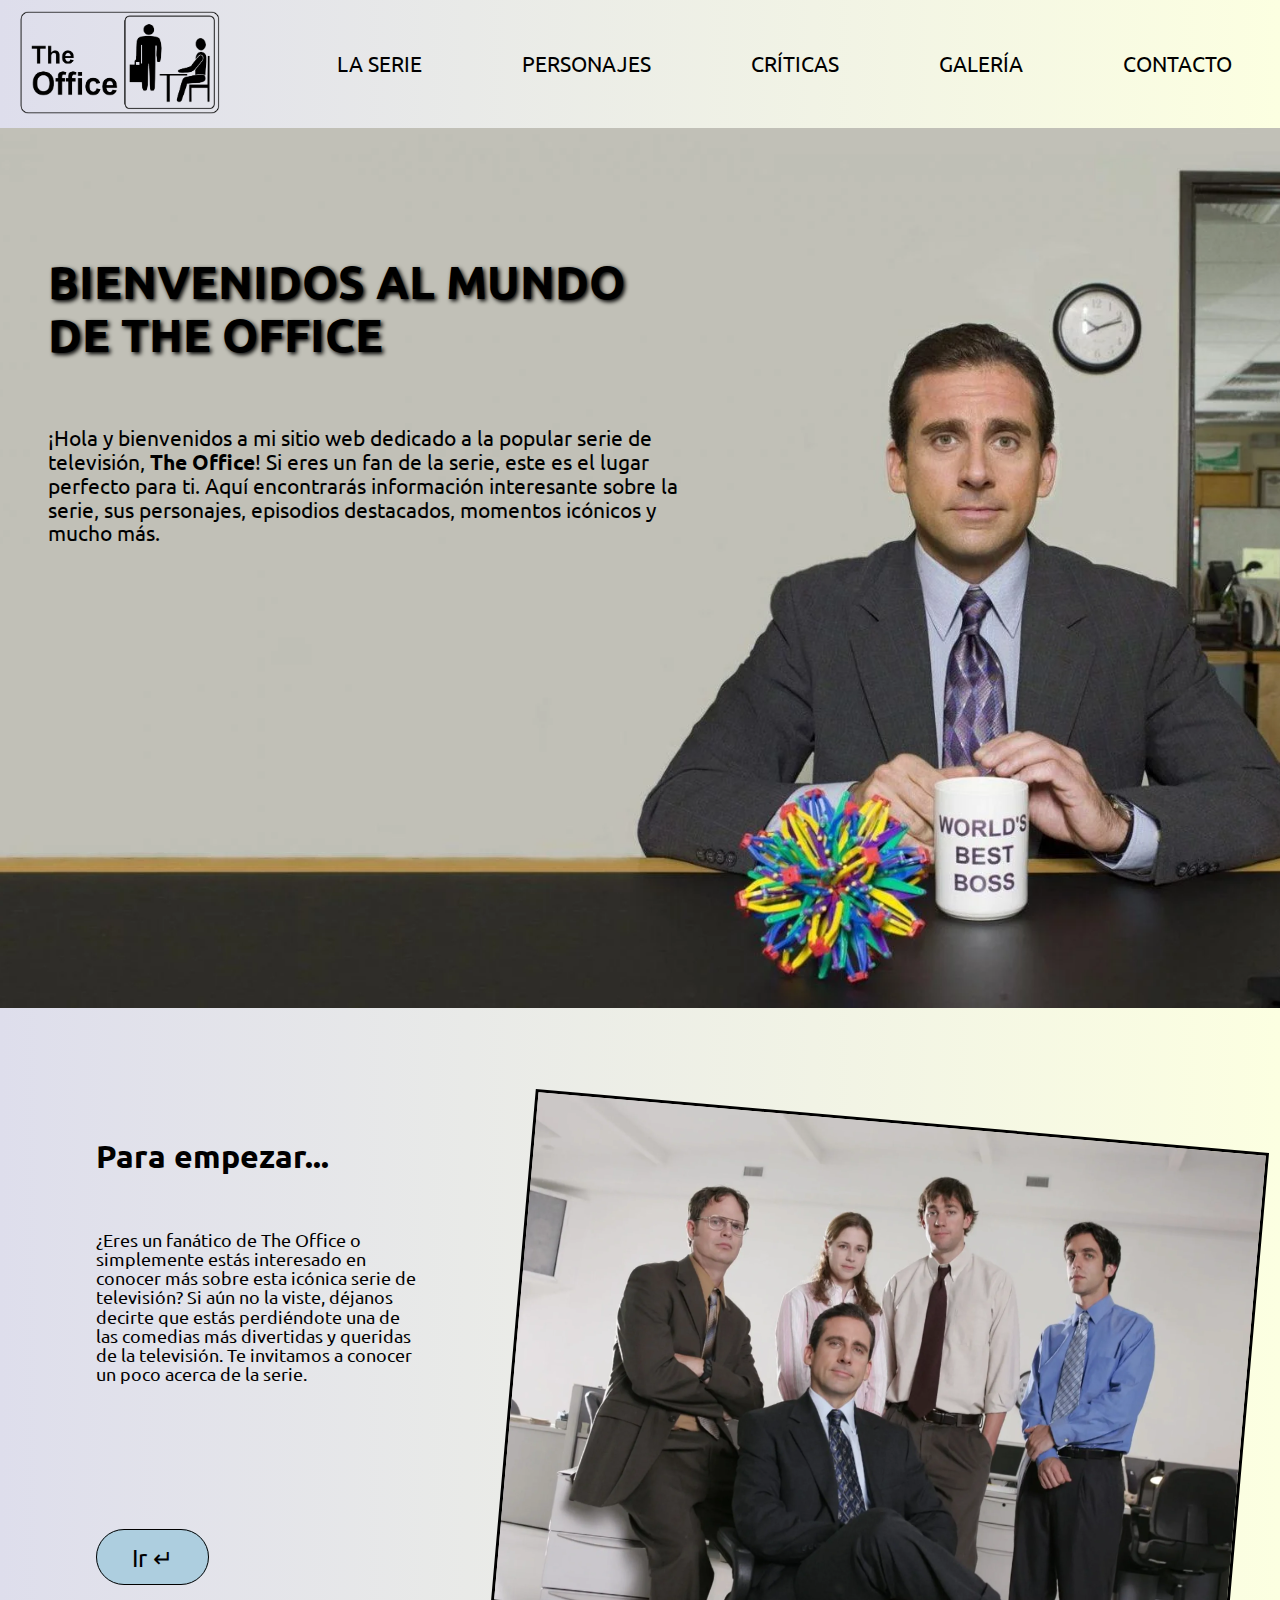
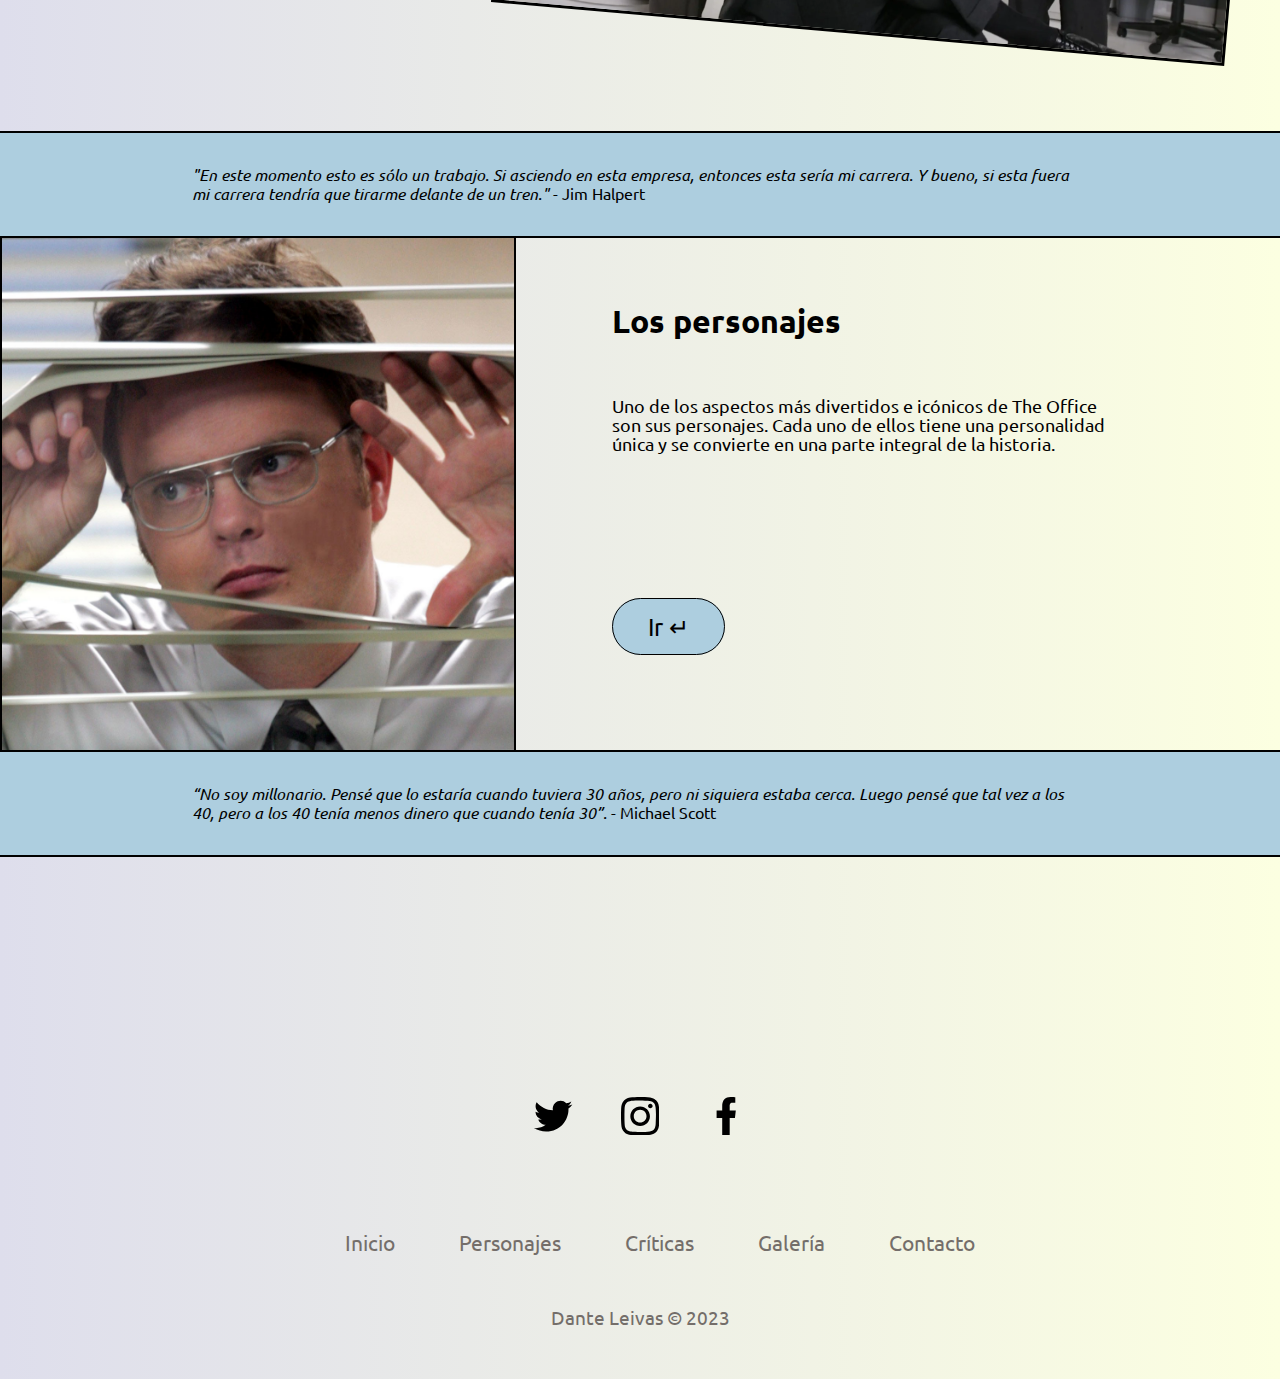
<file: index.html>
<!DOCTYPE html>
<html lang="en">
<head>
    <meta charset="UTF-8">
    <meta http-equiv="X-UA-Compatible" content="IE=edge">
    <meta name="viewport" content="width=device-width, initial-scale=1.0">
    <link rel="stylesheet" href="normalize.css">
    <link rel="stylesheet" href="style.css">
    <link rel="preconnect" href="https://fonts.googleapis.com">
    <link rel="preconnect" href="https://fonts.gstatic.com" crossorigin>
    <link href="https://fonts.googleapis.com/css2?family=Ubuntu:ital,wght@0,400;0,700;1,400;1,700&display=swap" rel="stylesheet">

    <link rel="stylesheet" href="lightbox.css">


    <link rel="preconnect" href="https://fonts.googleapis.com">
    <link rel="preconnect" href="https://fonts.gstatic.com" crossorigin>
    <link href="https://fonts.googleapis.com/css2?family=Bebas+Neue&display=swap" rel="stylesheet">


    <title>The Office</title>
</head>
<body>
    <header class="header-contenedor">

                <input type="checkbox" id="check">
                <label for="check" class="checkbtn">
                    
                    <svg xmlns="http://www.w3.org/2000/svg" height="1em" viewBox="0 0 448 512"><!--! Font Awesome Free 6.4.0 by @fontawesome - https://fontawesome.com License - https://fontawesome.com/license (Commercial License) Copyright 2023 Fonticons, Inc. --><path d="M0 96C0 78.3 14.3 64 32 64H416c17.7 0 32 14.3 32 32s-14.3 32-32 32H32C14.3 128 0 113.7 0 96zM0 256c0-17.7 14.3-32 32-32H416c17.7 0 32 14.3 32 32s-14.3 32-32 32H32c-17.7 0-32-14.3-32-32zM448 416c0 17.7-14.3 32-32 32H32c-17.7 0-32-14.3-32-32s14.3-32 32-32H416c17.7 0 32 14.3 32 32z"/></svg>
                </label>
                
        <a class= "nav-logo" href="index.html">
        <img href = "index.html" src="./img/home-logo.png" alt="inicio">
        </a>

        <nav>
            <ul class="nav-links">

                <li><a href="#">La serie</a>
                    <ul class="dropdown">
                        <li><a href="datosTecnicos.html">Datos técnicos</a></li>
                        <li><a href="argumento.html">Argumento</a></li>



                    </ul>


                </li> 
                <li class="li-personajes"><a href="#">Personajes</a>
                    <ul class="dropdown">
                        <li><a href="personajesPrincipales.html">Principales</a></li>
                        <li><a href="personajesSecundarios.html">Secundarios</a></li>



                    </ul>
                </li> 
                <li><a href="criticas.html">Críticas</a></li>
                <li><a href="galeria.html">Galería</a></li>
                <li><a href="contacto.html">Contacto</a></li>

                
            </ul>

            


        </nav>


    </header>

    <main>
        <div class="primerDiv">
            <div class="primerDiv--texto">
                <h1>Bienvenidos al mundo de The Office</h1>

                <p>¡Hola y bienvenidos a mi sitio web dedicado a la popular serie de televisión, <span>The Office</span>! Si eres un fan de la serie, este es el lugar perfecto para ti. Aquí encontrarás información interesante sobre la serie, sus personajes, episodios destacados, momentos icónicos y mucho más.</p>
            </div>
        </div> 

        <p></p>

        <div class="segundoDiv--contenedor">
            <div class="segundoDiv--texto">
                <h2>Para empezar...</h2>

                <p>¿Eres un fanático de The Office o simplemente estás interesado en conocer más sobre esta icónica serie de televisión? Si aún no la viste, déjanos decirte que estás perdiéndote una de las comedias más divertidas y queridas de la televisión. Te invitamos a conocer un poco acerca de la serie.</p>
                
                <a href="argumento.html">Ir ↵</a>

            </div>

            <img src="./img/home-1.webp" alt="portada">


        </div>
        <div class="primerDivisor">
            <p> <span>"En este momento esto es sólo un trabajo. Si asciendo en esta empresa, entonces esta sería mi carrera. Y bueno, si esta fuera mi carrera tendría que tirarme delante de un tren."</span> - Jim Halpert</p>

           

                
        </div>

        <div class="tercerDiv--contenedor">

            <img src="./img/home-2-personajes.webp" alt="personajes">

            <div class="tercerDiv--texto">

           
                <h2>Los personajes</h2>
                <p>Uno de los aspectos más divertidos e icónicos de The Office son sus personajes. Cada uno de ellos tiene una personalidad única y se convierte en una parte integral de la historia. </p>

                <a href="personajesPrincipales.html">Ir ↵</a>
            </div>

            


        
        </div >

        <div class="segundoDivisor">
            <p><span>“No soy millonario. Pensé que lo estaría cuando tuviera 30 años, pero ni siquiera estaba cerca. Luego pensé que tal vez a los 40, pero a los 40 tenía menos dinero que cuando tenía 30”.</span> - Michael Scott</p>
        </div>



    </main>

    <footer class="footer--contenedor">
        <div class="svg--contenedor">
        <svg width="800px" height="800px" viewBox="0 -2 20 20" version="1.1" xmlns="http://www.w3.org/2000/svg" xmlns:xlink="http://www.w3.org/1999/xlink">
    
            <title>twitter [#154]</title>
            <desc>Created with Sketch.</desc>
            <defs>
        
        </defs>
            <g id="Page-1" stroke="none" stroke-width="1" fill="none" fill-rule="evenodd">
                <g id="Dribbble-Light-Preview" transform="translate(-60.000000, -7521.000000)" fill="#000000">
                    <g id="icons" transform="translate(56.000000, 160.000000)">
                        <path d="M10.29,7377 C17.837,7377 21.965,7370.84365 21.965,7365.50546 C21.965,7365.33021 21.965,7365.15595 21.953,7364.98267 C22.756,7364.41163 23.449,7363.70276 24,7362.8915 C23.252,7363.21837 22.457,7363.433 21.644,7363.52751 C22.5,7363.02244 23.141,7362.2289 23.448,7361.2926 C22.642,7361.76321 21.761,7362.095 20.842,7362.27321 C19.288,7360.64674 16.689,7360.56798 15.036,7362.09796 C13.971,7363.08447 13.518,7364.55538 13.849,7365.95835 C10.55,7365.79492 7.476,7364.261 5.392,7361.73762 C4.303,7363.58363 4.86,7365.94457 6.663,7367.12996 C6.01,7367.11125 5.371,7366.93797 4.8,7366.62489 L4.8,7366.67608 C4.801,7368.5989 6.178,7370.2549 8.092,7370.63591 C7.488,7370.79836 6.854,7370.82199 6.24,7370.70483 C6.777,7372.35099 8.318,7373.47829 10.073,7373.51078 C8.62,7374.63513 6.825,7375.24554 4.977,7375.24358 C4.651,7375.24259 4.325,7375.22388 4,7375.18549 C5.877,7376.37088 8.06,7377 10.29,7376.99705" id="twitter-[#154]">
        
        </path>
                    </g>
                </g>
            </g>
        </svg>

        <svg width="800px" height="800px" viewBox="0 0 20 20" version="1.1" xmlns="http://www.w3.org/2000/svg" xmlns:xlink="http://www.w3.org/1999/xlink">
    
            <title>instagram [#167]</title>
            <desc>Created with Sketch.</desc>
            <defs>
        
        </defs>
            <g id="Page-1" stroke="none" stroke-width="1" fill="none" fill-rule="evenodd">
                <g id="Dribbble-Light-Preview" transform="translate(-340.000000, -7439.000000)" fill="#000000">
                    <g id="icons" transform="translate(56.000000, 160.000000)">
                        <path d="M289.869652,7279.12273 C288.241769,7279.19618 286.830805,7279.5942 285.691486,7280.72871 C284.548187,7281.86918 284.155147,7283.28558 284.081514,7284.89653 C284.035742,7285.90201 283.768077,7293.49818 284.544207,7295.49028 C285.067597,7296.83422 286.098457,7297.86749 287.454694,7298.39256 C288.087538,7298.63872 288.809936,7298.80547 289.869652,7298.85411 C298.730467,7299.25511 302.015089,7299.03674 303.400182,7295.49028 C303.645956,7294.859 303.815113,7294.1374 303.86188,7293.08031 C304.26686,7284.19677 303.796207,7282.27117 302.251908,7280.72871 C301.027016,7279.50685 299.5862,7278.67508 289.869652,7279.12273 M289.951245,7297.06748 C288.981083,7297.0238 288.454707,7296.86201 288.103459,7296.72603 C287.219865,7296.3826 286.556174,7295.72155 286.214876,7294.84312 C285.623823,7293.32944 285.819846,7286.14023 285.872583,7284.97693 C285.924325,7283.83745 286.155174,7282.79624 286.959165,7281.99226 C287.954203,7280.99968 289.239792,7280.51332 297.993144,7280.90837 C299.135448,7280.95998 300.179243,7281.19026 300.985224,7281.99226 C301.980262,7282.98483 302.473801,7284.28014 302.071806,7292.99991 C302.028024,7293.96767 301.865833,7294.49274 301.729513,7294.84312 C300.829003,7297.15085 298.757333,7297.47145 289.951245,7297.06748 M298.089663,7283.68956 C298.089663,7284.34665 298.623998,7284.88065 299.283709,7284.88065 C299.943419,7284.88065 300.47875,7284.34665 300.47875,7283.68956 C300.47875,7283.03248 299.943419,7282.49847 299.283709,7282.49847 C298.623998,7282.49847 298.089663,7283.03248 298.089663,7283.68956 M288.862673,7288.98792 C288.862673,7291.80286 291.150266,7294.08479 293.972194,7294.08479 C296.794123,7294.08479 299.081716,7291.80286 299.081716,7288.98792 C299.081716,7286.17298 296.794123,7283.89205 293.972194,7283.89205 C291.150266,7283.89205 288.862673,7286.17298 288.862673,7288.98792 M290.655732,7288.98792 C290.655732,7287.16159 292.140329,7285.67967 293.972194,7285.67967 C295.80406,7285.67967 297.288657,7287.16159 297.288657,7288.98792 C297.288657,7290.81525 295.80406,7292.29716 293.972194,7292.29716 C292.140329,7292.29716 290.655732,7290.81525 290.655732,7288.98792" id="instagram-[#167]">
        
        </path>
                    </g>
                </g>
            </g>
        </svg>

        <svg width="800px" height="800px" viewBox="-5 0 20 20" version="1.1" xmlns="http://www.w3.org/2000/svg" xmlns:xlink="http://www.w3.org/1999/xlink">
    
            <title>facebook [#176]</title>
            <desc>Created with Sketch.</desc>
            <defs>
        
        </defs>
            <g id="Page-1" stroke="none" stroke-width="1" fill="none" fill-rule="evenodd">
                <g id="Dribbble-Light-Preview" transform="translate(-385.000000, -7399.000000)" fill="#000000">
                    <g id="icons" transform="translate(56.000000, 160.000000)">
                        <path d="M335.821282,7259 L335.821282,7250 L338.553693,7250 L339,7246 L335.821282,7246 L335.821282,7244.052 C335.821282,7243.022 335.847593,7242 337.286884,7242 L338.744689,7242 L338.744689,7239.14 C338.744689,7239.097 337.492497,7239 336.225687,7239 C333.580004,7239 331.923407,7240.657 331.923407,7243.7 L331.923407,7246 L329,7246 L329,7250 L331.923407,7250 L331.923407,7259 L335.821282,7259 Z" id="facebook-[#176]">
        
        </path>
                    </g>
                </g>
            </g>
        </svg>

    </div>

    <ul class="footer--links">

        <li><a href="index.html">Inicio</a></li> 
        <li><a href="personajesPrincipales.html">Personajes</a></li> 
        <li><a href="criticas.html">Críticas</a></li>
        <li><a href="galeria.html">Galería</a></li>
        <li><a href="contacto.html">Contacto</a></li>

    </ul>

    <p>Dante Leivas © 2023</p>

    </footer>

    <script src="lightbox-plus-jquery.min.js"></script>
    
</body>
</html>
</file>
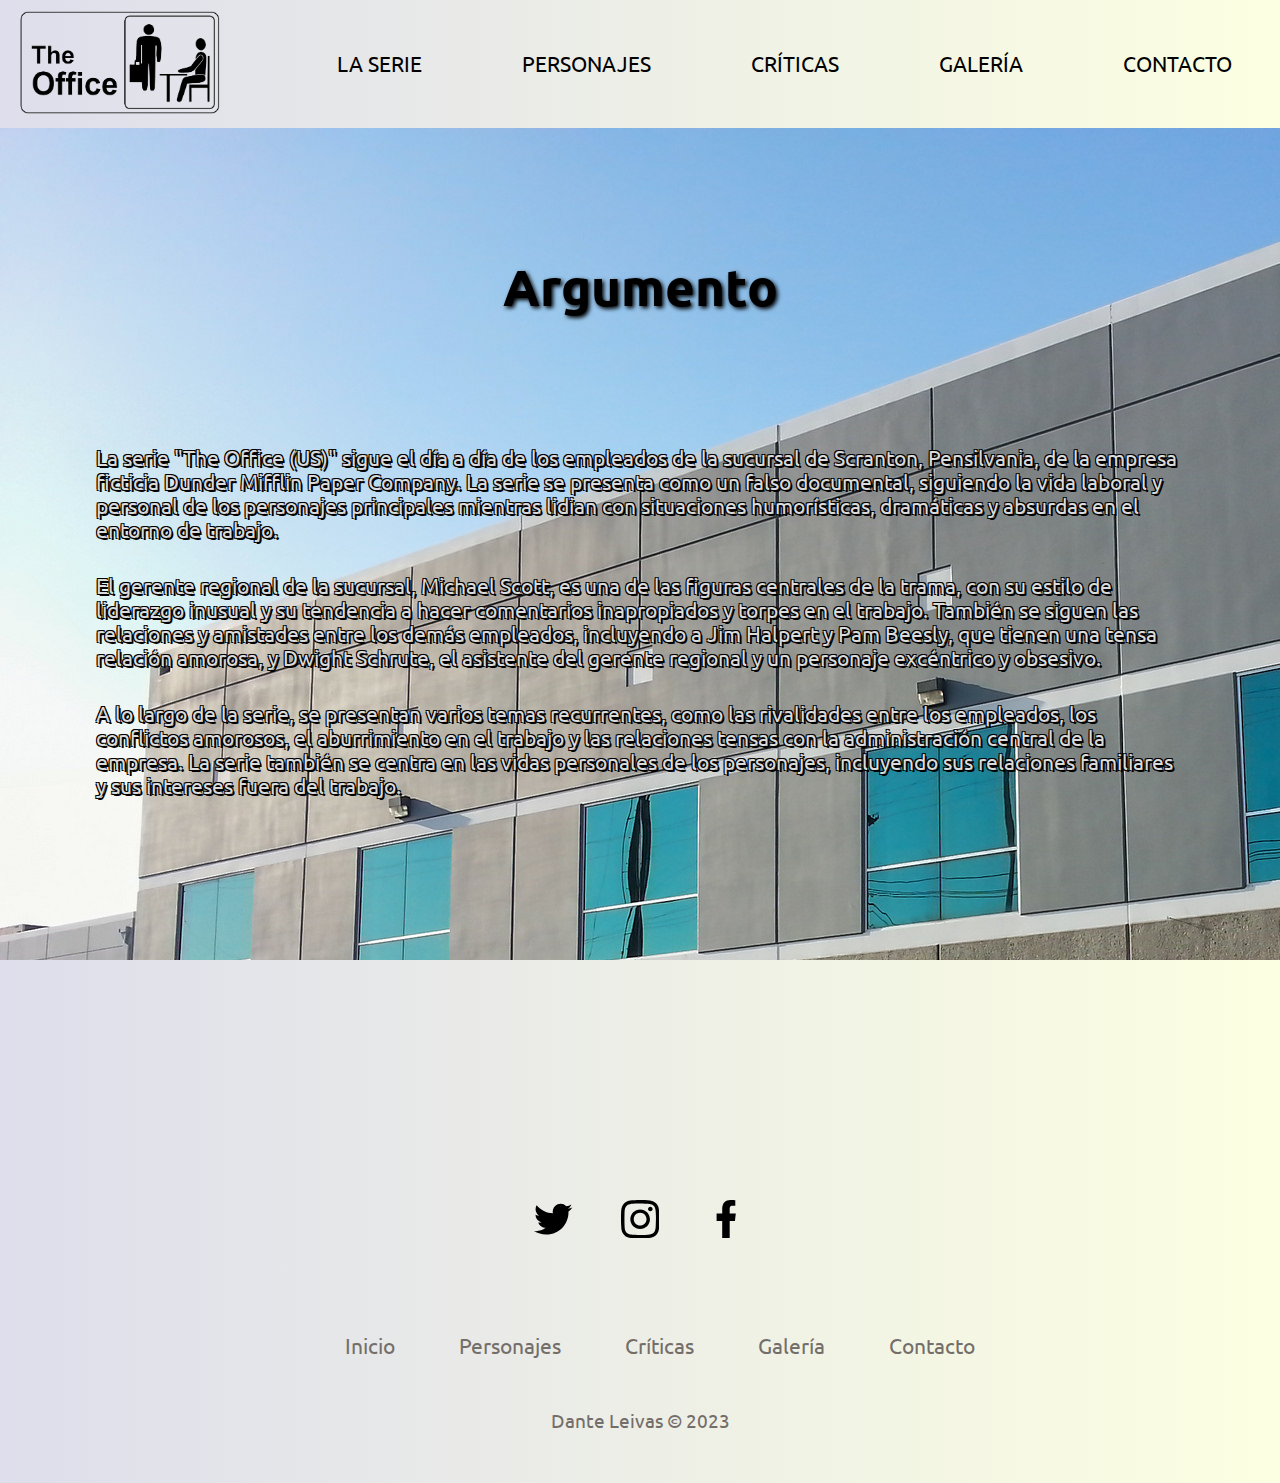
<file: argumento.html>
<!DOCTYPE html>
<html lang="en">
<head>
    <meta charset="UTF-8">
    <meta http-equiv="X-UA-Compatible" content="IE=edge">
    <meta name="viewport" content="width=device-width, initial-scale=1.0">
    <link rel="stylesheet" href="normalize.css">
    <link rel="stylesheet" href="style.css">
    <link rel="preconnect" href="https://fonts.googleapis.com">
    <link rel="preconnect" href="https://fonts.gstatic.com" crossorigin>
    <link href="https://fonts.googleapis.com/css2?family=Ubuntu:ital,wght@0,400;0,700;1,400;1,700&display=swap" rel="stylesheet">

    <link rel="stylesheet" href="lightbox.css">


    <link rel="preconnect" href="https://fonts.googleapis.com">
    <link rel="preconnect" href="https://fonts.gstatic.com" crossorigin>
    <link href="https://fonts.googleapis.com/css2?family=Bebas+Neue&display=swap" rel="stylesheet">


    <title>The Office</title>
</head>
<body>
    <header class="header-contenedor">

                <input type="checkbox" id="check">
                <label for="check" class="checkbtn">
                    
                    <svg xmlns="http://www.w3.org/2000/svg" height="1em" viewBox="0 0 448 512"><!--! Font Awesome Free 6.4.0 by @fontawesome - https://fontawesome.com License - https://fontawesome.com/license (Commercial License) Copyright 2023 Fonticons, Inc. --><path d="M0 96C0 78.3 14.3 64 32 64H416c17.7 0 32 14.3 32 32s-14.3 32-32 32H32C14.3 128 0 113.7 0 96zM0 256c0-17.7 14.3-32 32-32H416c17.7 0 32 14.3 32 32s-14.3 32-32 32H32c-17.7 0-32-14.3-32-32zM448 416c0 17.7-14.3 32-32 32H32c-17.7 0-32-14.3-32-32s14.3-32 32-32H416c17.7 0 32 14.3 32 32z"/></svg>
                </label>
                
        <a class= "nav-logo" href="index.html">
        <img href = "index.html" src="./img/home-logo.png" alt="inicio">
        </a>

        <nav>
            <ul class="nav-links">

                <li><a href="#">La serie</a>
                    <ul class="dropdown">
                        <li><a href="datosTecnicos.html">Datos técnicos</a></li>
                        <li><a href="argumento.html">Argumento</a></li>



                    </ul>


                </li> 
                <li class="li-personajes"><a href="#">Personajes</a>
                    <ul class="dropdown">
                        <li><a href="personajesPrincipales.html">Principales</a></li>
                        <li><a href="personajesSecundarios.html">Secundarios</a></li>



                    </ul>
                </li> 
                <li><a href="criticas.html">Críticas</a></li>
                <li><a href="galeria.html">Galería</a></li>
                <li><a href="contacto.html">Contacto</a></li>

                
            </ul>

            


        </nav>


    </header>
    <main class="argumento--main">

        <h1>Argumento</h1>

        <p>La serie "The Office (US)" sigue el día a día de los empleados de 
            la sucursal de Scranton, Pensilvania, de la empresa ficticia Dunder Mifflin Paper 
            Company. La serie se presenta como un falso documental, siguiendo la vida laboral 
            y personal de los personajes principales mientras lidian con situaciones 
            humorísticas, dramáticas y absurdas en el entorno de trabajo.</p>
           <p> El gerente regional de la sucursal, Michael Scott, es una de las figuras centrales de 
            la trama, con su estilo de liderazgo inusual y su tendencia a hacer comentarios 
            inapropiados y torpes en el trabajo. También se siguen las relaciones y amistades 
            entre los demás empleados, incluyendo a Jim Halpert y Pam Beesly, que tienen 
            una tensa relación amorosa, y Dwight Schrute, el asistente del gerente regional y 
            un personaje excéntrico y obsesivo.</p>
            <p>A lo largo de la serie, se presentan varios temas recurrentes, como las rivalidades 
            entre los empleados, los conflictos amorosos, el aburrimiento en el trabajo y las 
            relaciones tensas con la administración central de la empresa. La serie también se 
            centra en las vidas personales de los personajes, incluyendo sus relaciones 
            familiares y sus intereses fuera del trabajo.</p>





    </main>



    <footer class="footer--contenedor">
        <div class="svg--contenedor">
        <svg width="800px" height="800px" viewBox="0 -2 20 20" version="1.1" xmlns="http://www.w3.org/2000/svg" xmlns:xlink="http://www.w3.org/1999/xlink">
    
            <title>twitter [#154]</title>
            <desc>Created with Sketch.</desc>
            <defs>
        
        </defs>
            <g id="Page-1" stroke="none" stroke-width="1" fill="none" fill-rule="evenodd">
                <g id="Dribbble-Light-Preview" transform="translate(-60.000000, -7521.000000)" fill="#000000">
                    <g id="icons" transform="translate(56.000000, 160.000000)">
                        <path d="M10.29,7377 C17.837,7377 21.965,7370.84365 21.965,7365.50546 C21.965,7365.33021 21.965,7365.15595 21.953,7364.98267 C22.756,7364.41163 23.449,7363.70276 24,7362.8915 C23.252,7363.21837 22.457,7363.433 21.644,7363.52751 C22.5,7363.02244 23.141,7362.2289 23.448,7361.2926 C22.642,7361.76321 21.761,7362.095 20.842,7362.27321 C19.288,7360.64674 16.689,7360.56798 15.036,7362.09796 C13.971,7363.08447 13.518,7364.55538 13.849,7365.95835 C10.55,7365.79492 7.476,7364.261 5.392,7361.73762 C4.303,7363.58363 4.86,7365.94457 6.663,7367.12996 C6.01,7367.11125 5.371,7366.93797 4.8,7366.62489 L4.8,7366.67608 C4.801,7368.5989 6.178,7370.2549 8.092,7370.63591 C7.488,7370.79836 6.854,7370.82199 6.24,7370.70483 C6.777,7372.35099 8.318,7373.47829 10.073,7373.51078 C8.62,7374.63513 6.825,7375.24554 4.977,7375.24358 C4.651,7375.24259 4.325,7375.22388 4,7375.18549 C5.877,7376.37088 8.06,7377 10.29,7376.99705" id="twitter-[#154]">
        
        </path>
                    </g>
                </g>
            </g>
        </svg>

        <svg width="800px" height="800px" viewBox="0 0 20 20" version="1.1" xmlns="http://www.w3.org/2000/svg" xmlns:xlink="http://www.w3.org/1999/xlink">
    
            <title>instagram [#167]</title>
            <desc>Created with Sketch.</desc>
            <defs>
        
        </defs>
            <g id="Page-1" stroke="none" stroke-width="1" fill="none" fill-rule="evenodd">
                <g id="Dribbble-Light-Preview" transform="translate(-340.000000, -7439.000000)" fill="#000000">
                    <g id="icons" transform="translate(56.000000, 160.000000)">
                        <path d="M289.869652,7279.12273 C288.241769,7279.19618 286.830805,7279.5942 285.691486,7280.72871 C284.548187,7281.86918 284.155147,7283.28558 284.081514,7284.89653 C284.035742,7285.90201 283.768077,7293.49818 284.544207,7295.49028 C285.067597,7296.83422 286.098457,7297.86749 287.454694,7298.39256 C288.087538,7298.63872 288.809936,7298.80547 289.869652,7298.85411 C298.730467,7299.25511 302.015089,7299.03674 303.400182,7295.49028 C303.645956,7294.859 303.815113,7294.1374 303.86188,7293.08031 C304.26686,7284.19677 303.796207,7282.27117 302.251908,7280.72871 C301.027016,7279.50685 299.5862,7278.67508 289.869652,7279.12273 M289.951245,7297.06748 C288.981083,7297.0238 288.454707,7296.86201 288.103459,7296.72603 C287.219865,7296.3826 286.556174,7295.72155 286.214876,7294.84312 C285.623823,7293.32944 285.819846,7286.14023 285.872583,7284.97693 C285.924325,7283.83745 286.155174,7282.79624 286.959165,7281.99226 C287.954203,7280.99968 289.239792,7280.51332 297.993144,7280.90837 C299.135448,7280.95998 300.179243,7281.19026 300.985224,7281.99226 C301.980262,7282.98483 302.473801,7284.28014 302.071806,7292.99991 C302.028024,7293.96767 301.865833,7294.49274 301.729513,7294.84312 C300.829003,7297.15085 298.757333,7297.47145 289.951245,7297.06748 M298.089663,7283.68956 C298.089663,7284.34665 298.623998,7284.88065 299.283709,7284.88065 C299.943419,7284.88065 300.47875,7284.34665 300.47875,7283.68956 C300.47875,7283.03248 299.943419,7282.49847 299.283709,7282.49847 C298.623998,7282.49847 298.089663,7283.03248 298.089663,7283.68956 M288.862673,7288.98792 C288.862673,7291.80286 291.150266,7294.08479 293.972194,7294.08479 C296.794123,7294.08479 299.081716,7291.80286 299.081716,7288.98792 C299.081716,7286.17298 296.794123,7283.89205 293.972194,7283.89205 C291.150266,7283.89205 288.862673,7286.17298 288.862673,7288.98792 M290.655732,7288.98792 C290.655732,7287.16159 292.140329,7285.67967 293.972194,7285.67967 C295.80406,7285.67967 297.288657,7287.16159 297.288657,7288.98792 C297.288657,7290.81525 295.80406,7292.29716 293.972194,7292.29716 C292.140329,7292.29716 290.655732,7290.81525 290.655732,7288.98792" id="instagram-[#167]">
        
        </path>
                    </g>
                </g>
            </g>
        </svg>

        <svg width="800px" height="800px" viewBox="-5 0 20 20" version="1.1" xmlns="http://www.w3.org/2000/svg" xmlns:xlink="http://www.w3.org/1999/xlink">
    
            <title>facebook [#176]</title>
            <desc>Created with Sketch.</desc>
            <defs>
        
        </defs>
            <g id="Page-1" stroke="none" stroke-width="1" fill="none" fill-rule="evenodd">
                <g id="Dribbble-Light-Preview" transform="translate(-385.000000, -7399.000000)" fill="#000000">
                    <g id="icons" transform="translate(56.000000, 160.000000)">
                        <path d="M335.821282,7259 L335.821282,7250 L338.553693,7250 L339,7246 L335.821282,7246 L335.821282,7244.052 C335.821282,7243.022 335.847593,7242 337.286884,7242 L338.744689,7242 L338.744689,7239.14 C338.744689,7239.097 337.492497,7239 336.225687,7239 C333.580004,7239 331.923407,7240.657 331.923407,7243.7 L331.923407,7246 L329,7246 L329,7250 L331.923407,7250 L331.923407,7259 L335.821282,7259 Z" id="facebook-[#176]">
        
        </path>
                    </g>
                </g>
            </g>
        </svg>

    </div>

    <ul class="footer--links">

        <li><a href="index.html">Inicio</a></li> 
        <li><a href="personajesPrincipales.html">Personajes</a></li> 
        <li><a href="criticas.html">Críticas</a></li>
        <li><a href="galeria.html">Galería</a></li>
        <li><a href="contacto.html">Contacto</a></li>

    </ul>

    <p>Dante Leivas © 2023</p>

    </footer>

    <script src="lightbox-plus-jquery.min.js"></script>
    
</body>
</html>
</file>
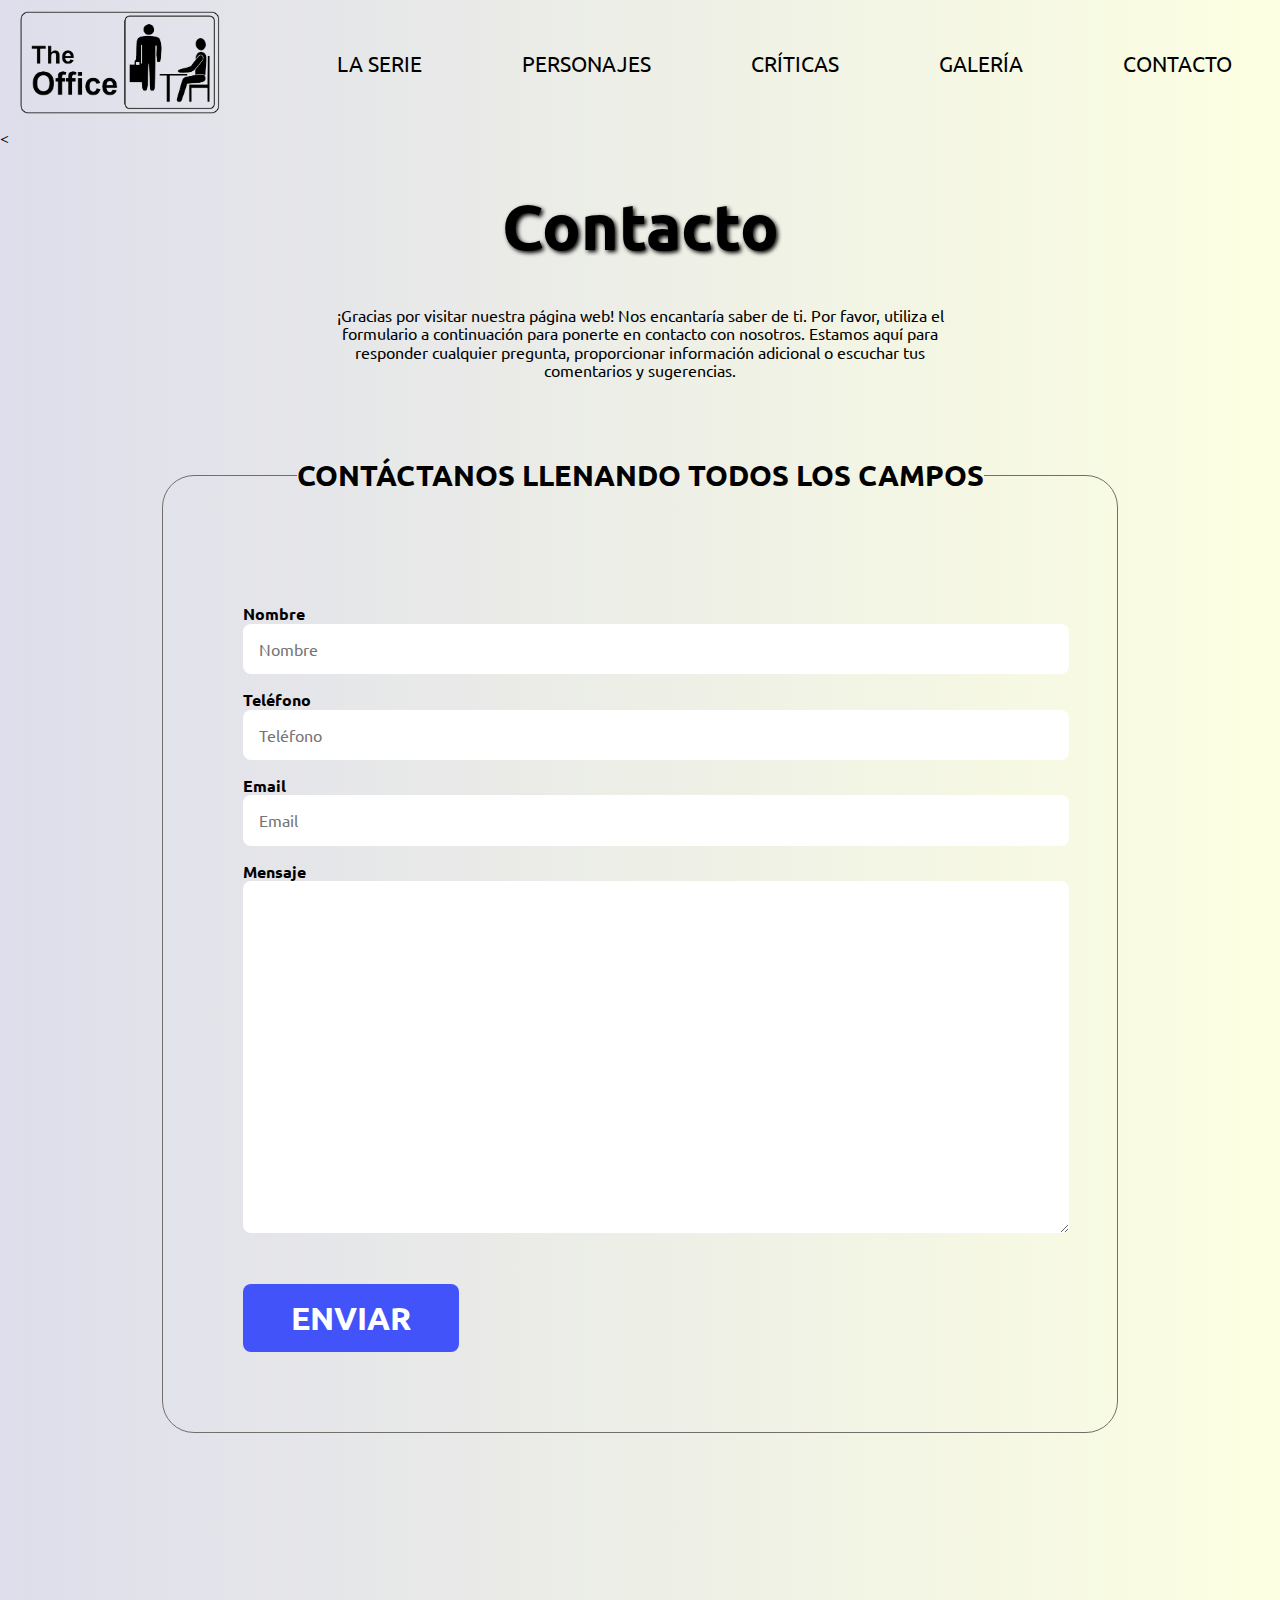
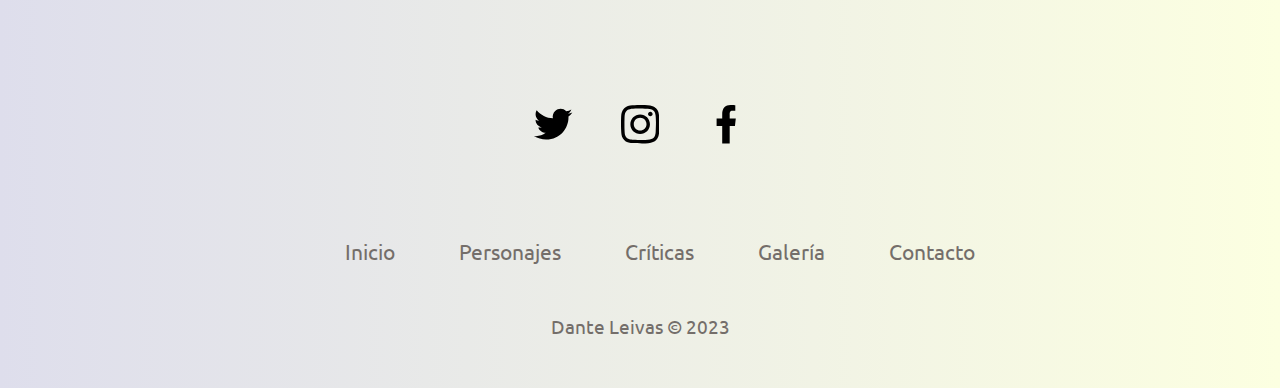
<file: contacto.html>
<!DOCTYPE html>
<html lang="en">
<head>
    <meta charset="UTF-8">
    <meta http-equiv="X-UA-Compatible" content="IE=edge">
    <meta name="viewport" content="width=device-width, initial-scale=1.0">
    <link rel="stylesheet" href="normalize.css">
    <link rel="stylesheet" href="style.css">
    <link rel="preconnect" href="https://fonts.googleapis.com">
    <link rel="preconnect" href="https://fonts.gstatic.com" crossorigin>
    <link href="https://fonts.googleapis.com/css2?family=Ubuntu:ital,wght@0,400;0,700;1,400;1,700&display=swap" rel="stylesheet">

    <link rel="stylesheet" href="lightbox.css">


    <link rel="preconnect" href="https://fonts.googleapis.com">
    <link rel="preconnect" href="https://fonts.gstatic.com" crossorigin>
    <link href="https://fonts.googleapis.com/css2?family=Bebas+Neue&display=swap" rel="stylesheet">


    <title>The Office</title>
</head>
<body>
    <header class="header-contenedor">

        <input type="checkbox" id="check">
        <label for="check" class="checkbtn">
            
            <svg xmlns="http://www.w3.org/2000/svg" height="1em" viewBox="0 0 448 512"><!--! Font Awesome Free 6.4.0 by @fontawesome - https://fontawesome.com License - https://fontawesome.com/license (Commercial License) Copyright 2023 Fonticons, Inc. --><path d="M0 96C0 78.3 14.3 64 32 64H416c17.7 0 32 14.3 32 32s-14.3 32-32 32H32C14.3 128 0 113.7 0 96zM0 256c0-17.7 14.3-32 32-32H416c17.7 0 32 14.3 32 32s-14.3 32-32 32H32c-17.7 0-32-14.3-32-32zM448 416c0 17.7-14.3 32-32 32H32c-17.7 0-32-14.3-32-32s14.3-32 32-32H416c17.7 0 32 14.3 32 32z"/></svg>
        </label>
        
<a class= "nav-logo" href="index.html">
<img href = "index.html" src="./img/home-logo.png" alt="inicio">
</a>

<nav>
    <ul class="nav-links">

        <li><a href="#">La serie</a>
            <ul class="dropdown">
                <li><a href="datosTecnicos.html">Datos técnicos</a></li>
                <li><a href="argumento.html">Argumento</a></li>



            </ul>


        </li> 
        <li class="li-personajes"><a href="#">Personajes</a>
            <ul class="dropdown">
                <li><a href="personajesPrincipales.html">Principales</a></li>
                <li><a href="personajesSecundarios.html">Secundarios</a></li>



            </ul>
        </li> 
        <li><a href="criticas.html">Críticas</a></li>
        <li><a href="galeria.html">Galería</a></li>
        <li><a href="contacto.html">Contacto</a></li>

        
    </ul>

    


</nav>


</header>


    <main class="contacto">
        
            <
    
                <h1>Contacto</h1>
    
                <p>¡Gracias por visitar nuestra página web! Nos encantaría saber de ti. Por favor, utiliza el formulario a continuación para ponerte en contacto con nosotros. Estamos aquí para responder cualquier pregunta, proporcionar información adicional o escuchar tus comentarios y sugerencias.</p>

                <form class="formulario" action=contacto.html method="get">

                    <fieldset>
                        
                        <legend>Contáctanos llenando todos los campos</legend>
                        <div class="contenedor-campos">
                            <div class="campo">
                                <label >Nombre</label>
                                <input class="input-text" type="text" placeholder="Nombre">
        
                            </div>
        
                            <div class="campo">
                                <label >Teléfono</label>
                                <input class="input-text" type="tel" placeholder="Teléfono">
                            </div>
                        
                            <div class="campo">
                                <label >Email</label>
                                <input class="input-text" type="email" placeholder="Email">
                            </div>
                            
                            <div class="campo">
                                <label>Mensaje</label>
                                <textarea class="input-text"></textarea>
                            </div>  
                        </div>
        
                        
                            <input class="enviar boton" type="submit" value="Enviar">
                        
                        
        
                    </fieldset>
        
        
               </form>
                


    </main>























    <footer class="footer--contenedor">
        <div class="svg--contenedor">
           <svg  width="800px" height="800px" viewBox="0 -2 20 20" version="1.1" xmlns="http://www.w3.org/2000/svg" xmlns:xlink="http://www.w3.org/1999/xlink">
    
                <title>twitter [#154]</title>
                <desc>Created with Sketch.</desc>
                <defs>
            
            </defs>
                <g id="Page-1" stroke="none" stroke-width="1" fill="none" fill-rule="evenodd">
                    <g id="Dribbble-Light-Preview" transform="translate(-60.000000, -7521.000000)" fill="#000000">
                        <g id="icons" transform="translate(56.000000, 160.000000)">
                            <path d="M10.29,7377 C17.837,7377 21.965,7370.84365 21.965,7365.50546 C21.965,7365.33021 21.965,7365.15595 21.953,7364.98267 C22.756,7364.41163 23.449,7363.70276 24,7362.8915 C23.252,7363.21837 22.457,7363.433 21.644,7363.52751 C22.5,7363.02244 23.141,7362.2289 23.448,7361.2926 C22.642,7361.76321 21.761,7362.095 20.842,7362.27321 C19.288,7360.64674 16.689,7360.56798 15.036,7362.09796 C13.971,7363.08447 13.518,7364.55538 13.849,7365.95835 C10.55,7365.79492 7.476,7364.261 5.392,7361.73762 C4.303,7363.58363 4.86,7365.94457 6.663,7367.12996 C6.01,7367.11125 5.371,7366.93797 4.8,7366.62489 L4.8,7366.67608 C4.801,7368.5989 6.178,7370.2549 8.092,7370.63591 C7.488,7370.79836 6.854,7370.82199 6.24,7370.70483 C6.777,7372.35099 8.318,7373.47829 10.073,7373.51078 C8.62,7374.63513 6.825,7375.24554 4.977,7375.24358 C4.651,7375.24259 4.325,7375.22388 4,7375.18549 C5.877,7376.37088 8.06,7377 10.29,7376.99705" id="twitter-[#154]">
            
            </path>
                        </g>
                    </g>
                </g>
            </svg>
        

        <svg width="800px" height="800px" viewBox="0 0 20 20" version="1.1" xmlns="http://www.w3.org/2000/svg" xmlns:xlink="http://www.w3.org/1999/xlink">
    
            <title>instagram [#167]</title>
            <desc>Created with Sketch.</desc>
            <defs>
        
        </defs>
            <g id="Page-1" stroke="none" stroke-width="1" fill="none" fill-rule="evenodd">
                <g id="Dribbble-Light-Preview" transform="translate(-340.000000, -7439.000000)" fill="#000000">
                    <g id="icons" transform="translate(56.000000, 160.000000)">
                        <path d="M289.869652,7279.12273 C288.241769,7279.19618 286.830805,7279.5942 285.691486,7280.72871 C284.548187,7281.86918 284.155147,7283.28558 284.081514,7284.89653 C284.035742,7285.90201 283.768077,7293.49818 284.544207,7295.49028 C285.067597,7296.83422 286.098457,7297.86749 287.454694,7298.39256 C288.087538,7298.63872 288.809936,7298.80547 289.869652,7298.85411 C298.730467,7299.25511 302.015089,7299.03674 303.400182,7295.49028 C303.645956,7294.859 303.815113,7294.1374 303.86188,7293.08031 C304.26686,7284.19677 303.796207,7282.27117 302.251908,7280.72871 C301.027016,7279.50685 299.5862,7278.67508 289.869652,7279.12273 M289.951245,7297.06748 C288.981083,7297.0238 288.454707,7296.86201 288.103459,7296.72603 C287.219865,7296.3826 286.556174,7295.72155 286.214876,7294.84312 C285.623823,7293.32944 285.819846,7286.14023 285.872583,7284.97693 C285.924325,7283.83745 286.155174,7282.79624 286.959165,7281.99226 C287.954203,7280.99968 289.239792,7280.51332 297.993144,7280.90837 C299.135448,7280.95998 300.179243,7281.19026 300.985224,7281.99226 C301.980262,7282.98483 302.473801,7284.28014 302.071806,7292.99991 C302.028024,7293.96767 301.865833,7294.49274 301.729513,7294.84312 C300.829003,7297.15085 298.757333,7297.47145 289.951245,7297.06748 M298.089663,7283.68956 C298.089663,7284.34665 298.623998,7284.88065 299.283709,7284.88065 C299.943419,7284.88065 300.47875,7284.34665 300.47875,7283.68956 C300.47875,7283.03248 299.943419,7282.49847 299.283709,7282.49847 C298.623998,7282.49847 298.089663,7283.03248 298.089663,7283.68956 M288.862673,7288.98792 C288.862673,7291.80286 291.150266,7294.08479 293.972194,7294.08479 C296.794123,7294.08479 299.081716,7291.80286 299.081716,7288.98792 C299.081716,7286.17298 296.794123,7283.89205 293.972194,7283.89205 C291.150266,7283.89205 288.862673,7286.17298 288.862673,7288.98792 M290.655732,7288.98792 C290.655732,7287.16159 292.140329,7285.67967 293.972194,7285.67967 C295.80406,7285.67967 297.288657,7287.16159 297.288657,7288.98792 C297.288657,7290.81525 295.80406,7292.29716 293.972194,7292.29716 C292.140329,7292.29716 290.655732,7290.81525 290.655732,7288.98792" id="instagram-[#167]">
        
        </path>
                    </g>
                </g>
            </g>
        </svg>

        <svg width="800px" height="800px" viewBox="-5 0 20 20" version="1.1" xmlns="http://www.w3.org/2000/svg" xmlns:xlink="http://www.w3.org/1999/xlink">
    
            <title>facebook [#176]</title>
            <desc>Created with Sketch.</desc>
            <defs>
        
        </defs>
            <g id="Page-1" stroke="none" stroke-width="1" fill="none" fill-rule="evenodd">
                <g id="Dribbble-Light-Preview" transform="translate(-385.000000, -7399.000000)" fill="#000000">
                    <g id="icons" transform="translate(56.000000, 160.000000)">
                        <path d="M335.821282,7259 L335.821282,7250 L338.553693,7250 L339,7246 L335.821282,7246 L335.821282,7244.052 C335.821282,7243.022 335.847593,7242 337.286884,7242 L338.744689,7242 L338.744689,7239.14 C338.744689,7239.097 337.492497,7239 336.225687,7239 C333.580004,7239 331.923407,7240.657 331.923407,7243.7 L331.923407,7246 L329,7246 L329,7250 L331.923407,7250 L331.923407,7259 L335.821282,7259 Z" id="facebook-[#176]">
        
        </path>
                    </g>
                </g>
            </g>
        </svg>

    </div>

    <ul class="footer--links">

        <li><a href="index.html">Inicio</a></li> 
        <li><a href="personajesPrincipales.html">Personajes</a></li> 
        <li><a href="criticas.html">Críticas</a></li>
        <li><a href="galeria.html">Galería</a></li>
        <li><a href="contacto.html">Contacto</a></li>

    </ul>

    <p>Dante Leivas © 2023</p>

    </footer>

    <script src="lightbox-plus-jquery.min.js"></script>
    
</body>
</html>
</file>
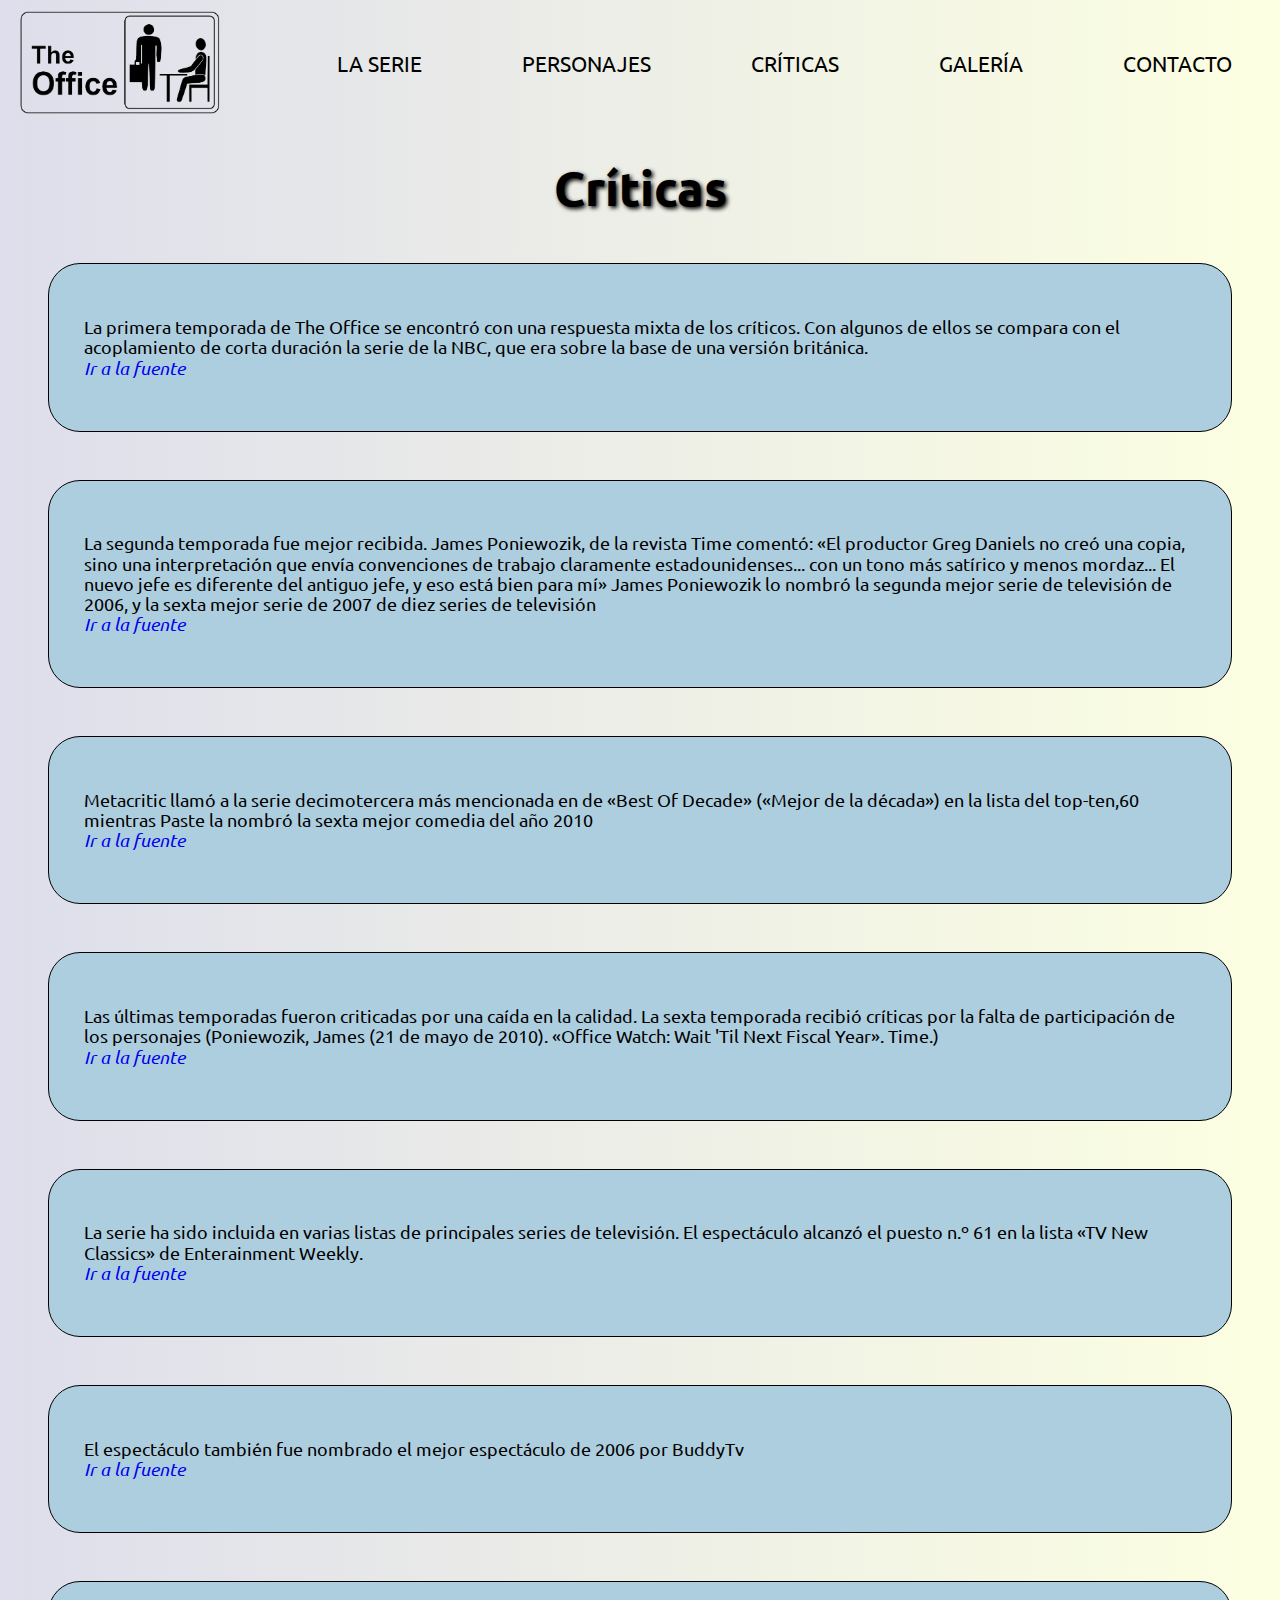
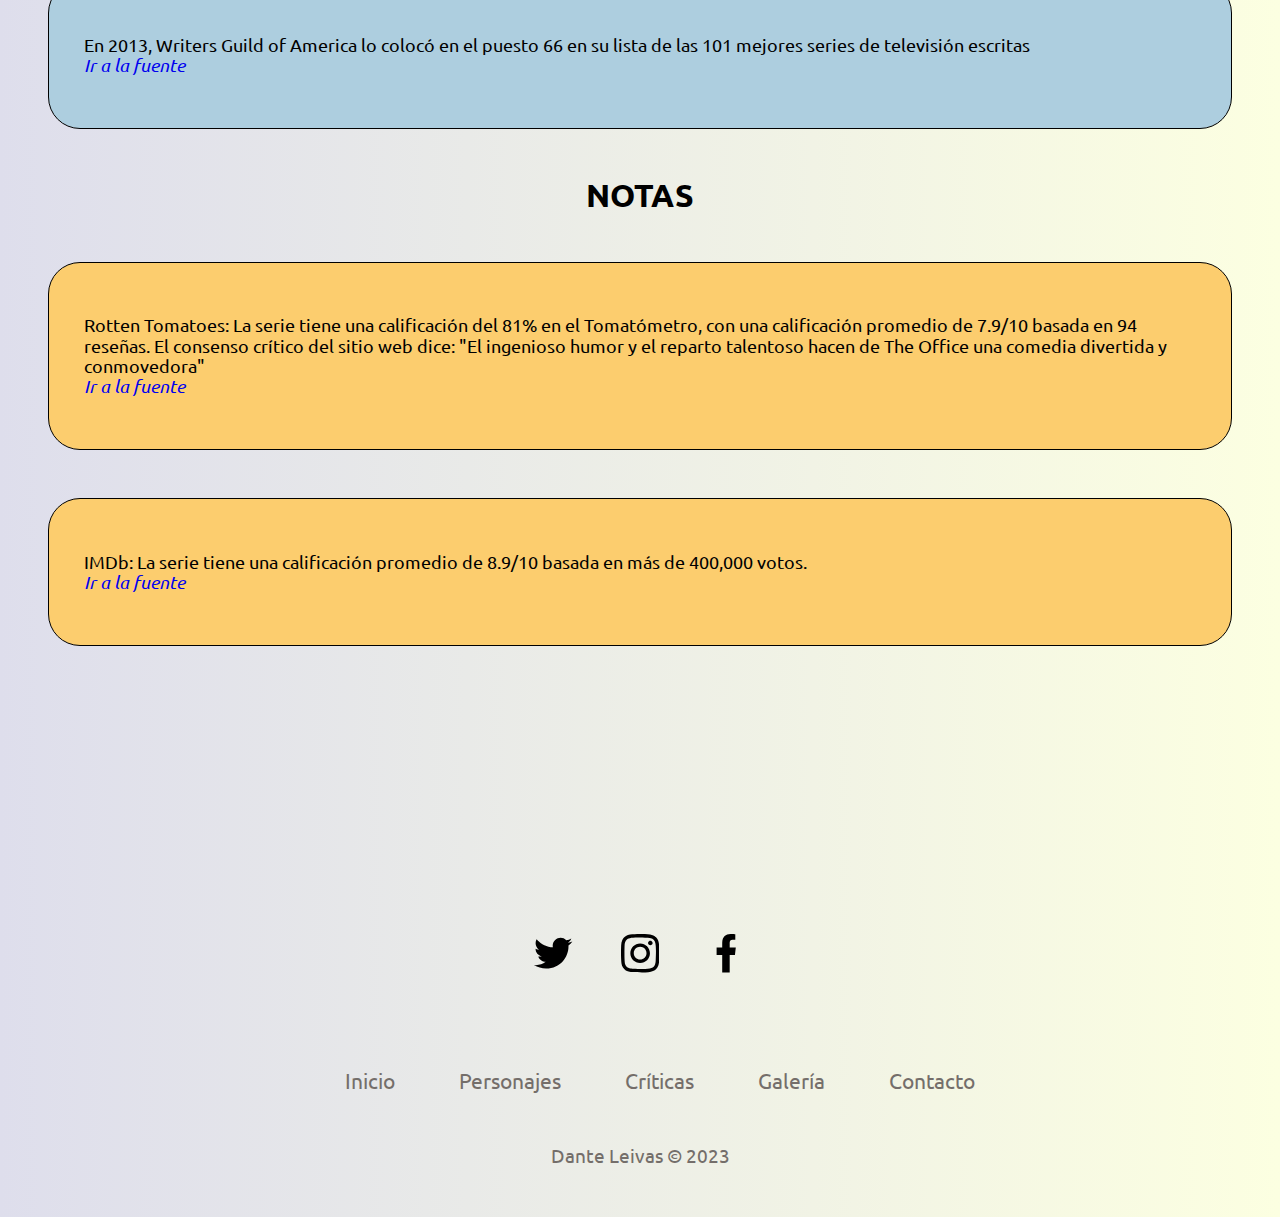
<file: criticas.html>
<!DOCTYPE html>
<html lang="en">
<head>
    <meta charset="UTF-8">
    <meta http-equiv="X-UA-Compatible" content="IE=edge">
    <meta name="viewport" content="width=device-width, initial-scale=1.0">
    <link rel="stylesheet" href="normalize.css">
    <link rel="stylesheet" href="style.css">
    <link rel="preconnect" href="https://fonts.googleapis.com">
    <link rel="preconnect" href="https://fonts.gstatic.com" crossorigin>
    <link href="https://fonts.googleapis.com/css2?family=Ubuntu:ital,wght@0,400;0,700;1,400;1,700&display=swap" rel="stylesheet">

    <link rel="stylesheet" href="lightbox.css">


    <link rel="preconnect" href="https://fonts.googleapis.com">
    <link rel="preconnect" href="https://fonts.gstatic.com" crossorigin>
    <link href="https://fonts.googleapis.com/css2?family=Bebas+Neue&display=swap" rel="stylesheet">


    <title>The Office</title>
</head>

<body>
    <header class="header-contenedor">

        <input type="checkbox" id="check">
        <label for="check" class="checkbtn">
            
            <svg xmlns="http://www.w3.org/2000/svg" height="1em" viewBox="0 0 448 512"><!--! Font Awesome Free 6.4.0 by @fontawesome - https://fontawesome.com License - https://fontawesome.com/license (Commercial License) Copyright 2023 Fonticons, Inc. --><path d="M0 96C0 78.3 14.3 64 32 64H416c17.7 0 32 14.3 32 32s-14.3 32-32 32H32C14.3 128 0 113.7 0 96zM0 256c0-17.7 14.3-32 32-32H416c17.7 0 32 14.3 32 32s-14.3 32-32 32H32c-17.7 0-32-14.3-32-32zM448 416c0 17.7-14.3 32-32 32H32c-17.7 0-32-14.3-32-32s14.3-32 32-32H416c17.7 0 32 14.3 32 32z"/></svg>
        </label>
        
<a class= "nav-logo" href="index.html">
<img href = "index.html" src="./img/home-logo.png" alt="inicio">
</a>

<nav>
    <ul class="nav-links">

        <li><a href="#">La serie</a>
            <ul class="dropdown">
                <li><a href="datosTecnicos.html">Datos técnicos</a></li>
                <li><a href="argumento.html">Argumento</a></li>



            </ul>


        </li> 
        <li class="li-personajes"><a href="#">Personajes</a>
            <ul class="dropdown">
                <li><a href="personajesPrincipales.html">Principales</a></li>
                <li><a href="personajesSecundarios.html">Secundarios</a></li>



            </ul>
        </li> 
        <li><a href="criticas.html">Críticas</a></li>
        <li><a href="galeria.html">Galería</a></li>
        <li><a href="contacto.html">Contacto</a></li>

        
    </ul>

    


</nav>


</header>
    <main class="criticas--contenedor">
        <h1>Críticas</h1>

        
            <div class="critica">
                <p> La primera temporada de The Office se encontró con una respuesta mixta 
                    de los críticos. Con algunos de ellos se compara con el acoplamiento de 
                    corta duración la serie de la NBC, que era sobre la base de una versión 
                    británica.
                    <br>
                    <span>

                    <a href="https://www.washingtonpost.com/wp-dyn/articles/A61846-2005Mar23.html"> Ir a la fuente</a>
                    </span></p>
            </div>

            <div class="critica">
                <p> La segunda temporada fue mejor recibida. James Poniewozik, de la revista 
                    Time comentó: «El productor Greg Daniels no creó una copia, sino una 
                    interpretación que envía convenciones de trabajo claramente 
                    estadounidenses... con un tono más satírico y menos mordaz... El nuevo 
                    jefe es diferente del antiguo jefe, y eso está bien para mí»
                    James Poniewozik lo nombró la segunda mejor serie de televisión de 2006, 
                    y la sexta mejor serie de 2007 de diez series de televisión
                    <br>
                    <span>

                    <a href="https://web.archive.org/web/20110501061731/http:/www.time.com/time/specials/2007/article/0,28804,1686204_1686244_1691406,00.html"> Ir a la fuente</a>
                    </span></p>
            </div>

            <div class="critica">
                <p> Metacritic llamó a la serie decimotercera más mencionada en de «Best Of 
                    Decade» («Mejor de la década») en la lista del top-ten,60 mientras Paste la 
                    nombró la sexta mejor comedia del año 2010
                    <br>
                    <span>

                    <a href="https://www.metacritic.com/feature/best-tv-of-2009-and-the-decade"> Ir a la fuente</a>
                    </span></p>
            </div>

            <div class="critica">
                <p>  Las últimas temporadas fueron criticadas por una caída en la calidad. La 
                    sexta temporada recibió críticas por la falta de participación de los 
                    personajes (Poniewozik, James (21 de mayo de 2010). «Office Watch: Wait 
                    'Til Next Fiscal Year». Time.)
                    <br>
                    <span>

                    <a href="https://entertainment.time.com/2010/05/21/office-watch-wait-til-next-fiscal-year/"> Ir a la fuente</a>
                    </span></p>
            </div>

            <div class="critica">
                <p>  La serie ha sido incluida en varias listas de principales series de televisión. 
                    El espectáculo alcanzó el puesto n.º 61 en la lista «TV New Classics» de 
                    Enterainment Weekly.
                    
                    <br>
                    <span>

                    <a href="https://ew.com/article/2007/06/18/new-classics-tv/"> Ir a la fuente</a>
                    </span></p>
            </div>

            <div class="critica">
                <p>  El espectáculo también fue nombrado el mejor espectáculo de 2006 por 
                    BuddyTv
                    <br>
                    <span>

                    <a href="https://web.archive.org/web/20111024235659/http:/www.buddytv.com/articles/the-office/top-ten-comedies-on-tv-1-the-o-2569.aspx/"> Ir a la fuente</a>
                    </span></p>
            </div>

            <div class="critica">
                <p>  En 2013, Writers Guild of America lo colocó en el puesto 66 en su lista de 
                    las 101 mejores series de televisión escritas
                    <br>
                    <span>

                    <a href="https://web.archive.org/web/20130608101422/http:/www.wga.org/content/default.aspx?id=5248"> Ir a la fuente</a>
                    </span></p>
            </div>

            <div class="notas">

            <h2>Notas</h2>
            
            <div class="critica nota" >
                <p>  Rotten Tomatoes: La serie tiene una calificación del 81% en el 
                    Tomatómetro, con una calificación promedio de 7.9/10 basada en 94 
                    reseñas. El consenso crítico del sitio web dice: "El ingenioso humor y el 
                    reparto talentoso hacen de The Office una comedia divertida y 
                    conmovedora"
                    <br>
                    <span>

                    <a href="https://www.rottentomatoes.com/tv/the_office"> Ir a la fuente</a>
                    </span></p>
            </div>

            
            <div class="critica nota">
                <p>   IMDb: La serie tiene una calificación promedio de 8.9/10 basada en más de 
                    400,000 votos.
                    <br>
                    <span>

                    <a href="https://www.imdb.com/title/tt0386676/"> Ir a la fuente</a>
                    </span></p>
            </div>

           
        </div>







        


    </main>

    <footer class="footer--contenedor">
        <div class="svg--contenedor">
        <svg width="800px" height="800px" viewBox="0 -2 20 20" version="1.1" xmlns="http://www.w3.org/2000/svg" xmlns:xlink="http://www.w3.org/1999/xlink">
    
            <title>twitter [#154]</title>
            <desc>Created with Sketch.</desc>
            <defs>
        
        </defs>
            <g id="Page-1" stroke="none" stroke-width="1" fill="none" fill-rule="evenodd">
                <g id="Dribbble-Light-Preview" transform="translate(-60.000000, -7521.000000)" fill="#000000">
                    <g id="icons" transform="translate(56.000000, 160.000000)">
                        <path d="M10.29,7377 C17.837,7377 21.965,7370.84365 21.965,7365.50546 C21.965,7365.33021 21.965,7365.15595 21.953,7364.98267 C22.756,7364.41163 23.449,7363.70276 24,7362.8915 C23.252,7363.21837 22.457,7363.433 21.644,7363.52751 C22.5,7363.02244 23.141,7362.2289 23.448,7361.2926 C22.642,7361.76321 21.761,7362.095 20.842,7362.27321 C19.288,7360.64674 16.689,7360.56798 15.036,7362.09796 C13.971,7363.08447 13.518,7364.55538 13.849,7365.95835 C10.55,7365.79492 7.476,7364.261 5.392,7361.73762 C4.303,7363.58363 4.86,7365.94457 6.663,7367.12996 C6.01,7367.11125 5.371,7366.93797 4.8,7366.62489 L4.8,7366.67608 C4.801,7368.5989 6.178,7370.2549 8.092,7370.63591 C7.488,7370.79836 6.854,7370.82199 6.24,7370.70483 C6.777,7372.35099 8.318,7373.47829 10.073,7373.51078 C8.62,7374.63513 6.825,7375.24554 4.977,7375.24358 C4.651,7375.24259 4.325,7375.22388 4,7375.18549 C5.877,7376.37088 8.06,7377 10.29,7376.99705" id="twitter-[#154]">
        
        </path>
                    </g>
                </g>
            </g>
        </svg>

        <svg width="800px" height="800px" viewBox="0 0 20 20" version="1.1" xmlns="http://www.w3.org/2000/svg" xmlns:xlink="http://www.w3.org/1999/xlink">
    
            <title>instagram [#167]</title>
            <desc>Created with Sketch.</desc>
            <defs>
        
        </defs>
            <g id="Page-1" stroke="none" stroke-width="1" fill="none" fill-rule="evenodd">
                <g id="Dribbble-Light-Preview" transform="translate(-340.000000, -7439.000000)" fill="#000000">
                    <g id="icons" transform="translate(56.000000, 160.000000)">
                        <path d="M289.869652,7279.12273 C288.241769,7279.19618 286.830805,7279.5942 285.691486,7280.72871 C284.548187,7281.86918 284.155147,7283.28558 284.081514,7284.89653 C284.035742,7285.90201 283.768077,7293.49818 284.544207,7295.49028 C285.067597,7296.83422 286.098457,7297.86749 287.454694,7298.39256 C288.087538,7298.63872 288.809936,7298.80547 289.869652,7298.85411 C298.730467,7299.25511 302.015089,7299.03674 303.400182,7295.49028 C303.645956,7294.859 303.815113,7294.1374 303.86188,7293.08031 C304.26686,7284.19677 303.796207,7282.27117 302.251908,7280.72871 C301.027016,7279.50685 299.5862,7278.67508 289.869652,7279.12273 M289.951245,7297.06748 C288.981083,7297.0238 288.454707,7296.86201 288.103459,7296.72603 C287.219865,7296.3826 286.556174,7295.72155 286.214876,7294.84312 C285.623823,7293.32944 285.819846,7286.14023 285.872583,7284.97693 C285.924325,7283.83745 286.155174,7282.79624 286.959165,7281.99226 C287.954203,7280.99968 289.239792,7280.51332 297.993144,7280.90837 C299.135448,7280.95998 300.179243,7281.19026 300.985224,7281.99226 C301.980262,7282.98483 302.473801,7284.28014 302.071806,7292.99991 C302.028024,7293.96767 301.865833,7294.49274 301.729513,7294.84312 C300.829003,7297.15085 298.757333,7297.47145 289.951245,7297.06748 M298.089663,7283.68956 C298.089663,7284.34665 298.623998,7284.88065 299.283709,7284.88065 C299.943419,7284.88065 300.47875,7284.34665 300.47875,7283.68956 C300.47875,7283.03248 299.943419,7282.49847 299.283709,7282.49847 C298.623998,7282.49847 298.089663,7283.03248 298.089663,7283.68956 M288.862673,7288.98792 C288.862673,7291.80286 291.150266,7294.08479 293.972194,7294.08479 C296.794123,7294.08479 299.081716,7291.80286 299.081716,7288.98792 C299.081716,7286.17298 296.794123,7283.89205 293.972194,7283.89205 C291.150266,7283.89205 288.862673,7286.17298 288.862673,7288.98792 M290.655732,7288.98792 C290.655732,7287.16159 292.140329,7285.67967 293.972194,7285.67967 C295.80406,7285.67967 297.288657,7287.16159 297.288657,7288.98792 C297.288657,7290.81525 295.80406,7292.29716 293.972194,7292.29716 C292.140329,7292.29716 290.655732,7290.81525 290.655732,7288.98792" id="instagram-[#167]">
        
        </path>
                    </g>
                </g>
            </g>
        </svg>

        <svg width="800px" height="800px" viewBox="-5 0 20 20" version="1.1" xmlns="http://www.w3.org/2000/svg" xmlns:xlink="http://www.w3.org/1999/xlink">
    
            <title>facebook [#176]</title>
            <desc>Created with Sketch.</desc>
            <defs>
        
        </defs>
            <g id="Page-1" stroke="none" stroke-width="1" fill="none" fill-rule="evenodd">
                <g id="Dribbble-Light-Preview" transform="translate(-385.000000, -7399.000000)" fill="#000000">
                    <g id="icons" transform="translate(56.000000, 160.000000)">
                        <path d="M335.821282,7259 L335.821282,7250 L338.553693,7250 L339,7246 L335.821282,7246 L335.821282,7244.052 C335.821282,7243.022 335.847593,7242 337.286884,7242 L338.744689,7242 L338.744689,7239.14 C338.744689,7239.097 337.492497,7239 336.225687,7239 C333.580004,7239 331.923407,7240.657 331.923407,7243.7 L331.923407,7246 L329,7246 L329,7250 L331.923407,7250 L331.923407,7259 L335.821282,7259 Z" id="facebook-[#176]">
        
        </path>
                    </g>
                </g>
            </g>
        </svg>

    </div>

    <ul class="footer--links">

        <li><a href="index.html">Inicio</a></li> 
        <li><a href="personajesPrincipales.html">Personajes</a></li> 
        <li><a href="criticas.html">Críticas</a></li>
        <li><a href="galeria.html">Galería</a></li>
        <li><a href="contacto.html">Contacto</a></li>

    </ul>

    <p>Dante Leivas © 2023</p>

    </footer>

    <script src="lightbox-plus-jquery.min.js"></script>
    
</body>
</html>
</file>
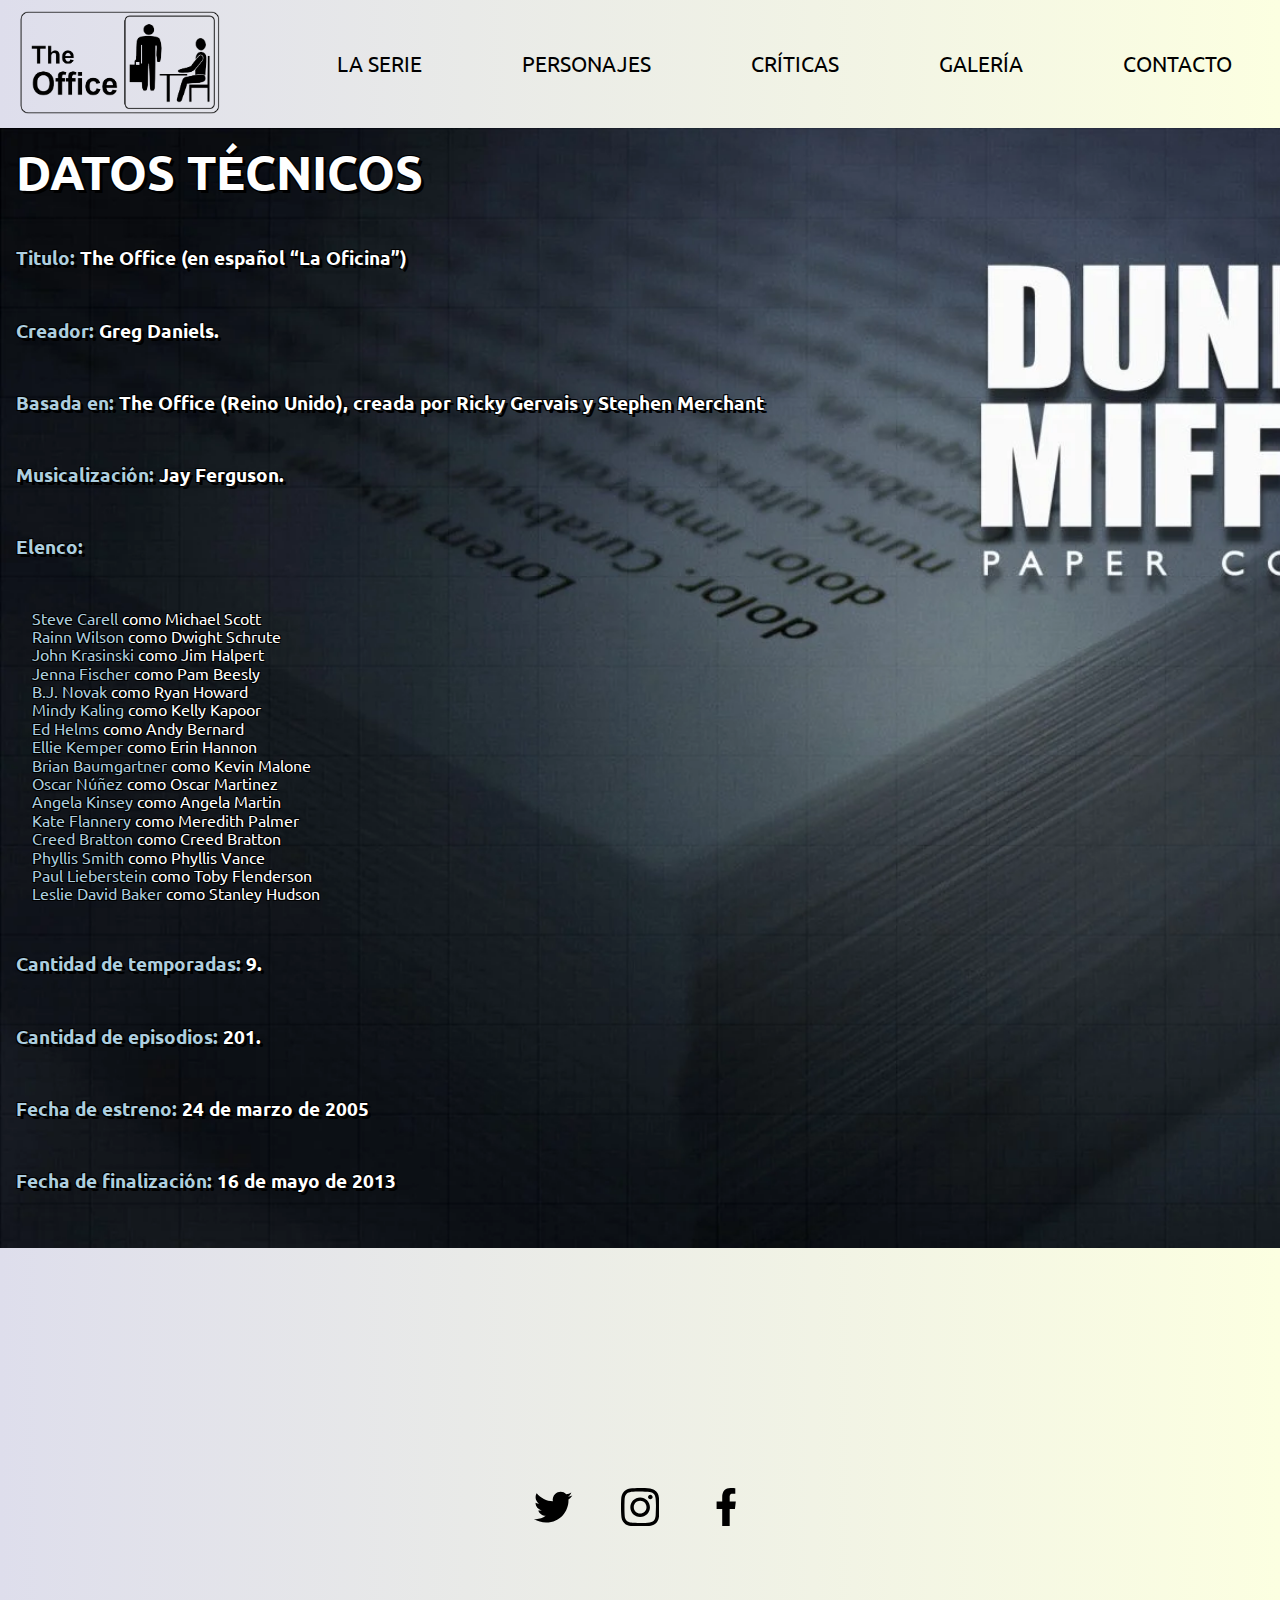
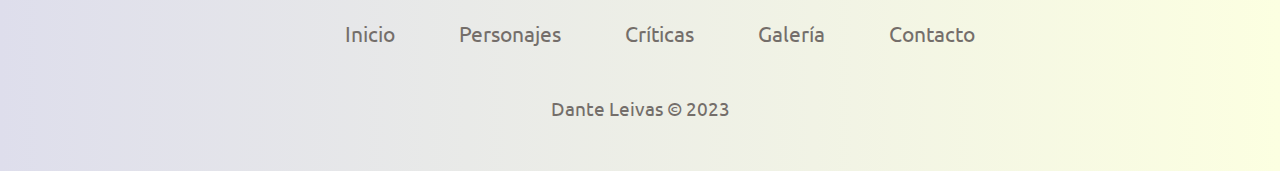
<file: datosTecnicos.html>
<!DOCTYPE html>
<html lang="en">
<head>
    <meta charset="UTF-8">
    <meta http-equiv="X-UA-Compatible" content="IE=edge">
    <meta name="viewport" content="width=device-width, initial-scale=1.0">
    <link rel="stylesheet" href="normalize.css">
    <link rel="stylesheet" href="style.css">
    <link rel="preconnect" href="https://fonts.googleapis.com">
    <link rel="preconnect" href="https://fonts.gstatic.com" crossorigin>
    <link href="https://fonts.googleapis.com/css2?family=Ubuntu:ital,wght@0,400;0,700;1,400;1,700&display=swap" rel="stylesheet">

    <link rel="stylesheet" href="lightbox.css">


    <link rel="preconnect" href="https://fonts.googleapis.com">
    <link rel="preconnect" href="https://fonts.gstatic.com" crossorigin>
    <link href="https://fonts.googleapis.com/css2?family=Bebas+Neue&display=swap" rel="stylesheet">


    <title>The Office</title>
</head>
<body>
    <header class="header-contenedor">

        <input type="checkbox" id="check">
        <label for="check" class="checkbtn">
            
            <svg xmlns="http://www.w3.org/2000/svg" height="1em" viewBox="0 0 448 512"><!--! Font Awesome Free 6.4.0 by @fontawesome - https://fontawesome.com License - https://fontawesome.com/license (Commercial License) Copyright 2023 Fonticons, Inc. --><path d="M0 96C0 78.3 14.3 64 32 64H416c17.7 0 32 14.3 32 32s-14.3 32-32 32H32C14.3 128 0 113.7 0 96zM0 256c0-17.7 14.3-32 32-32H416c17.7 0 32 14.3 32 32s-14.3 32-32 32H32c-17.7 0-32-14.3-32-32zM448 416c0 17.7-14.3 32-32 32H32c-17.7 0-32-14.3-32-32s14.3-32 32-32H416c17.7 0 32 14.3 32 32z"/></svg>
        </label>
        
<a class= "nav-logo" href="index.html">
<img href = "index.html" src="./img/home-logo.png" alt="inicio">
</a>

<nav>
    <ul class="nav-links">

        <li><a href="#">La serie</a>
            <ul class="dropdown">
                <li><a href="datosTecnicos.html">Datos técnicos</a></li>
                <li><a href="argumento.html">Argumento</a></li>



            </ul>


        </li> 
        <li class="li-personajes"><a href="#">Personajes</a>
            <ul class="dropdown">
                <li><a href="personajesPrincipales.html">Principales</a></li>
                <li><a href="personajesSecundarios.html">Secundarios</a></li>



            </ul>
        </li> 
        <li><a href="criticas.html">Críticas</a></li>
        <li><a href="galeria.html">Galería</a></li>
        <li><a href="contacto.html">Contacto</a></li>

        
    </ul>

    


</nav>


</header>

    <main class="datos-tecnicos__contenedor">

        

        

        <h1>Datos técnicos</h1>

        <h3><span>Titulo: </span> The Office (en español “La Oficina”)</h3>
        <h3><span>Creador:</span> Greg Daniels.</h3>
        <h3><span>Basada en: </span> The Office (Reino Unido), creada por Ricky Gervais y Stephen Merchant</h3>
        <h3><span>Musicalización: </span> Jay Ferguson.</h3>

        <div> 
            <h3><span>Elenco: </span></h3>
            <p> <span>Steve Carell</span> como Michael Scott <br>
                <span>Rainn Wilson</span> como Dwight Schrute<br>
                <span>John Krasinski</span> como Jim Halpert<br>
                <span>Jenna Fischer</span> como Pam Beesly<br>
                <span> B.J. Novak</span> como Ryan Howard<br>
                <span>Mindy Kaling</span> como Kelly Kapoor<br>
                <span>Ed Helms</span> como Andy Bernard<br>
                <span>Ellie Kemper</span> como Erin Hannon<br>
                <span> Brian Baumgartner</span> como Kevin Malone<br>
                <span>Oscar Núñez</span> como Oscar Martinez<br>
                <span>Angela Kinsey</span> como Angela Martin<br>
                <span> Kate Flannery</span> como Meredith Palmer<br>
                <span>Creed Bratton</span> como Creed Bratton<br>
                <span>Phyllis Smith</span> como Phyllis Vance<br>
                <span>Paul Lieberstein</span> como Toby Flenderson<br>
                <span>Leslie David Baker</span> como Stanley Hudson<br>


            </p>
        </div>
        
        <h3><span>Cantidad de temporadas:</span> 9.</h3>
        <h3><span>Cantidad de episodios: </span> 201.</h3>
        <h3><span>Fecha de estreno: </span> 24 de marzo de 2005</h3>
        <h3><span>Fecha de finalización: </span> 16 de mayo de 2013</h3>
                
                
                 
                 


    </main>







    <footer class="footer--contenedor">
        <div class="svg--contenedor">
        <svg width="800px" height="800px" viewBox="0 -2 20 20" version="1.1" xmlns="http://www.w3.org/2000/svg" xmlns:xlink="http://www.w3.org/1999/xlink">
    
            <title>twitter [#154]</title>
            <desc>Created with Sketch.</desc>
            <defs>
        
        </defs>
            <g id="Page-1" stroke="none" stroke-width="1" fill="none" fill-rule="evenodd">
                <g id="Dribbble-Light-Preview" transform="translate(-60.000000, -7521.000000)" fill="#000000">
                    <g id="icons" transform="translate(56.000000, 160.000000)">
                        <path d="M10.29,7377 C17.837,7377 21.965,7370.84365 21.965,7365.50546 C21.965,7365.33021 21.965,7365.15595 21.953,7364.98267 C22.756,7364.41163 23.449,7363.70276 24,7362.8915 C23.252,7363.21837 22.457,7363.433 21.644,7363.52751 C22.5,7363.02244 23.141,7362.2289 23.448,7361.2926 C22.642,7361.76321 21.761,7362.095 20.842,7362.27321 C19.288,7360.64674 16.689,7360.56798 15.036,7362.09796 C13.971,7363.08447 13.518,7364.55538 13.849,7365.95835 C10.55,7365.79492 7.476,7364.261 5.392,7361.73762 C4.303,7363.58363 4.86,7365.94457 6.663,7367.12996 C6.01,7367.11125 5.371,7366.93797 4.8,7366.62489 L4.8,7366.67608 C4.801,7368.5989 6.178,7370.2549 8.092,7370.63591 C7.488,7370.79836 6.854,7370.82199 6.24,7370.70483 C6.777,7372.35099 8.318,7373.47829 10.073,7373.51078 C8.62,7374.63513 6.825,7375.24554 4.977,7375.24358 C4.651,7375.24259 4.325,7375.22388 4,7375.18549 C5.877,7376.37088 8.06,7377 10.29,7376.99705" id="twitter-[#154]">
        
        </path>
                    </g>
                </g>
            </g>
        </svg>

        <svg width="800px" height="800px" viewBox="0 0 20 20" version="1.1" xmlns="http://www.w3.org/2000/svg" xmlns:xlink="http://www.w3.org/1999/xlink">
    
            <title>instagram [#167]</title>
            <desc>Created with Sketch.</desc>
            <defs>
        
        </defs>
            <g id="Page-1" stroke="none" stroke-width="1" fill="none" fill-rule="evenodd">
                <g id="Dribbble-Light-Preview" transform="translate(-340.000000, -7439.000000)" fill="#000000">
                    <g id="icons" transform="translate(56.000000, 160.000000)">
                        <path d="M289.869652,7279.12273 C288.241769,7279.19618 286.830805,7279.5942 285.691486,7280.72871 C284.548187,7281.86918 284.155147,7283.28558 284.081514,7284.89653 C284.035742,7285.90201 283.768077,7293.49818 284.544207,7295.49028 C285.067597,7296.83422 286.098457,7297.86749 287.454694,7298.39256 C288.087538,7298.63872 288.809936,7298.80547 289.869652,7298.85411 C298.730467,7299.25511 302.015089,7299.03674 303.400182,7295.49028 C303.645956,7294.859 303.815113,7294.1374 303.86188,7293.08031 C304.26686,7284.19677 303.796207,7282.27117 302.251908,7280.72871 C301.027016,7279.50685 299.5862,7278.67508 289.869652,7279.12273 M289.951245,7297.06748 C288.981083,7297.0238 288.454707,7296.86201 288.103459,7296.72603 C287.219865,7296.3826 286.556174,7295.72155 286.214876,7294.84312 C285.623823,7293.32944 285.819846,7286.14023 285.872583,7284.97693 C285.924325,7283.83745 286.155174,7282.79624 286.959165,7281.99226 C287.954203,7280.99968 289.239792,7280.51332 297.993144,7280.90837 C299.135448,7280.95998 300.179243,7281.19026 300.985224,7281.99226 C301.980262,7282.98483 302.473801,7284.28014 302.071806,7292.99991 C302.028024,7293.96767 301.865833,7294.49274 301.729513,7294.84312 C300.829003,7297.15085 298.757333,7297.47145 289.951245,7297.06748 M298.089663,7283.68956 C298.089663,7284.34665 298.623998,7284.88065 299.283709,7284.88065 C299.943419,7284.88065 300.47875,7284.34665 300.47875,7283.68956 C300.47875,7283.03248 299.943419,7282.49847 299.283709,7282.49847 C298.623998,7282.49847 298.089663,7283.03248 298.089663,7283.68956 M288.862673,7288.98792 C288.862673,7291.80286 291.150266,7294.08479 293.972194,7294.08479 C296.794123,7294.08479 299.081716,7291.80286 299.081716,7288.98792 C299.081716,7286.17298 296.794123,7283.89205 293.972194,7283.89205 C291.150266,7283.89205 288.862673,7286.17298 288.862673,7288.98792 M290.655732,7288.98792 C290.655732,7287.16159 292.140329,7285.67967 293.972194,7285.67967 C295.80406,7285.67967 297.288657,7287.16159 297.288657,7288.98792 C297.288657,7290.81525 295.80406,7292.29716 293.972194,7292.29716 C292.140329,7292.29716 290.655732,7290.81525 290.655732,7288.98792" id="instagram-[#167]">
        
        </path>
                    </g>
                </g>
            </g>
        </svg>

        <svg width="800px" height="800px" viewBox="-5 0 20 20" version="1.1" xmlns="http://www.w3.org/2000/svg" xmlns:xlink="http://www.w3.org/1999/xlink">
    
            <title>facebook [#176]</title>
            <desc>Created with Sketch.</desc>
            <defs>
        
        </defs>
            <g id="Page-1" stroke="none" stroke-width="1" fill="none" fill-rule="evenodd">
                <g id="Dribbble-Light-Preview" transform="translate(-385.000000, -7399.000000)" fill="#000000">
                    <g id="icons" transform="translate(56.000000, 160.000000)">
                        <path d="M335.821282,7259 L335.821282,7250 L338.553693,7250 L339,7246 L335.821282,7246 L335.821282,7244.052 C335.821282,7243.022 335.847593,7242 337.286884,7242 L338.744689,7242 L338.744689,7239.14 C338.744689,7239.097 337.492497,7239 336.225687,7239 C333.580004,7239 331.923407,7240.657 331.923407,7243.7 L331.923407,7246 L329,7246 L329,7250 L331.923407,7250 L331.923407,7259 L335.821282,7259 Z" id="facebook-[#176]">
        
        </path>
                    </g>
                </g>
            </g>
        </svg>

    </div>

    <ul class="footer--links">

        <li><a href="index.html">Inicio</a></li> 
        <li><a href="personajesPrincipales.html">Personajes</a></li> 
        <li><a href="criticas.html">Críticas</a></li>
        <li><a href="galeria.html">Galería</a></li>
        <li><a href="contacto.html">Contacto</a></li>

    </ul>

    <p>Dante Leivas © 2023</p>

    </footer>

    <script src="lightbox-plus-jquery.min.js"></script>
    
</body>
</html>
</file>
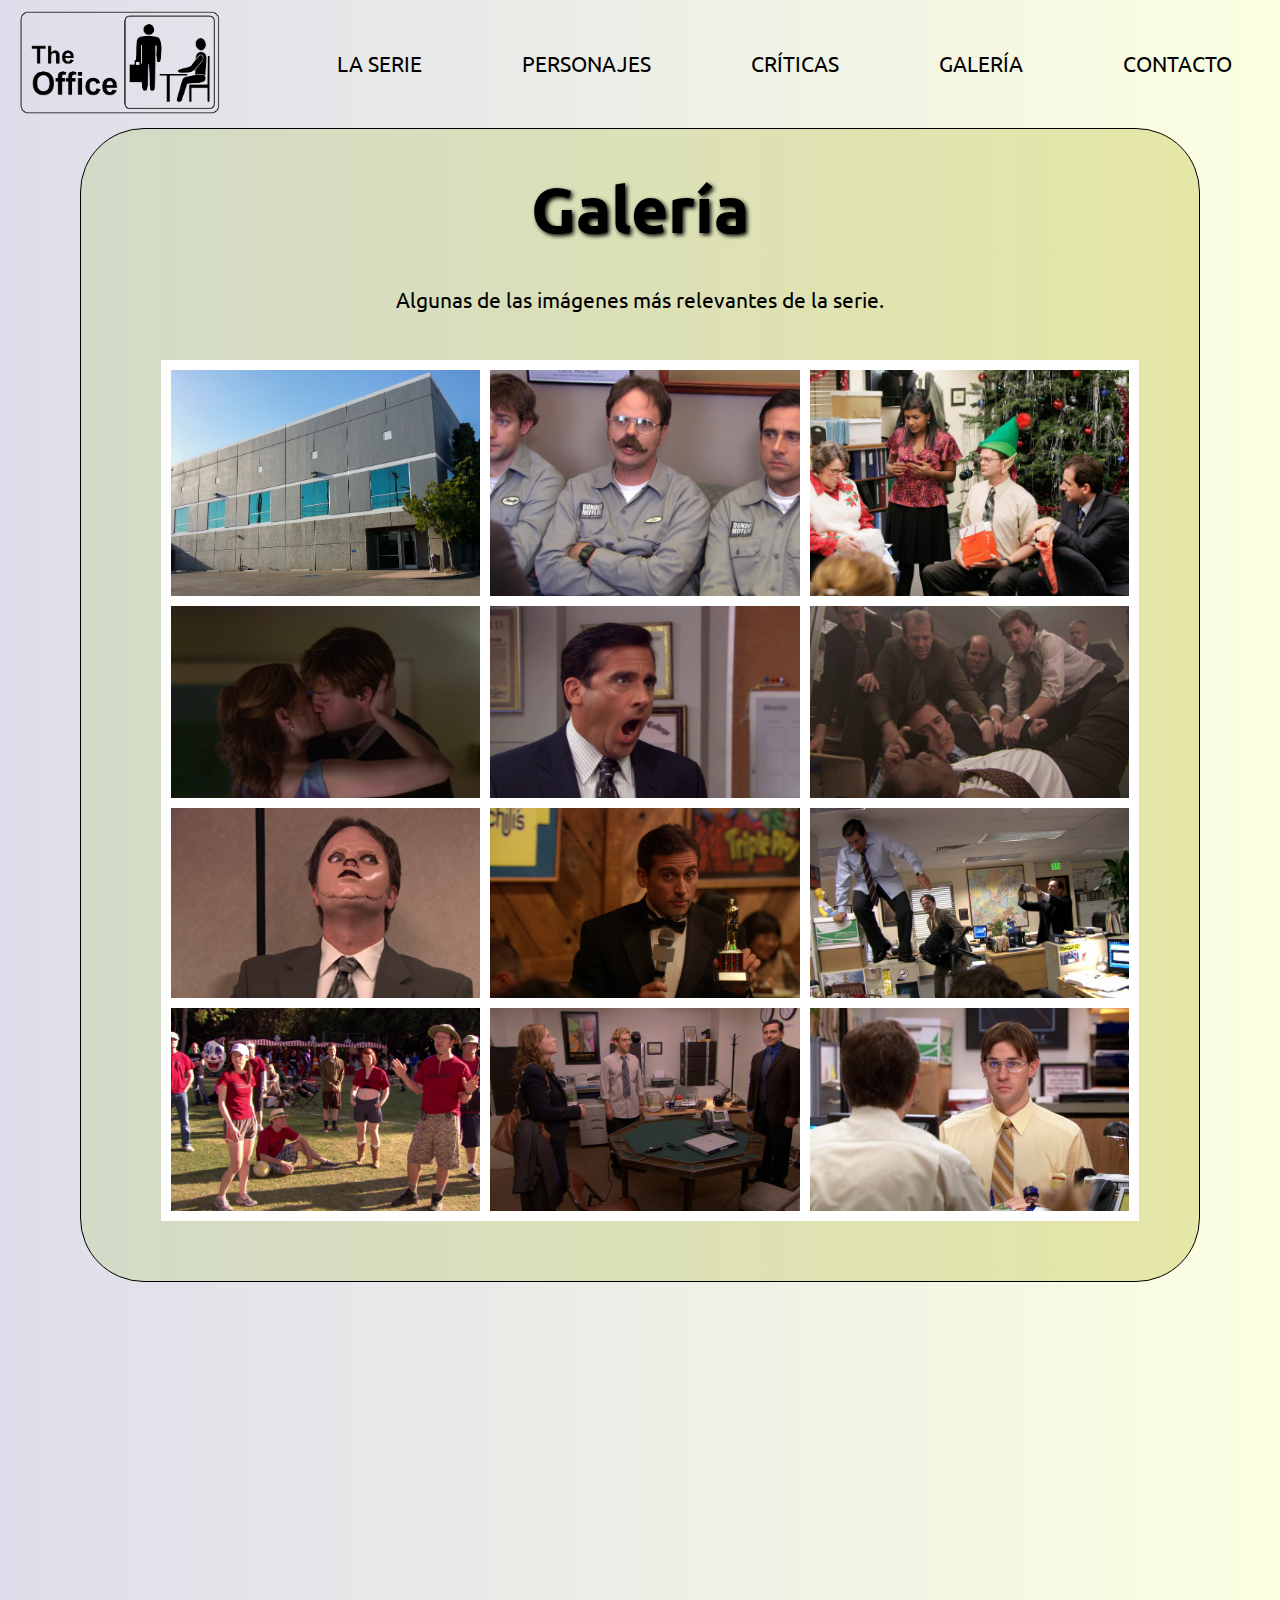
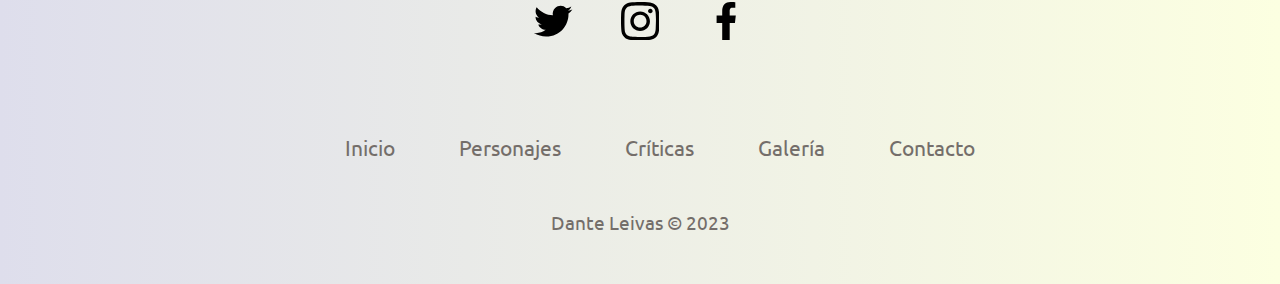
<file: galeria.html>
<!DOCTYPE html>
<html lang="en">
<head>
    <meta charset="UTF-8">
    <meta http-equiv="X-UA-Compatible" content="IE=edge">
    <meta name="viewport" content="width=device-width, initial-scale=1.0">
    <link rel="stylesheet" href="normalize.css">
    <link rel="stylesheet" href="style.css">
    <link rel="preconnect" href="https://fonts.googleapis.com">
    <link rel="preconnect" href="https://fonts.gstatic.com" crossorigin>
    <link href="https://fonts.googleapis.com/css2?family=Ubuntu:ital,wght@0,400;0,700;1,400;1,700&display=swap" rel="stylesheet">

    <link rel="stylesheet" href="lightbox.css">

    <link rel="preconnect" href="https://fonts.googleapis.com">
    <link rel="preconnect" href="https://fonts.gstatic.com" crossorigin>
    <link href="https://fonts.googleapis.com/css2?family=Bebas+Neue&display=swap" rel="stylesheet">


    <title>The Office</title>
</head>

<body>
    <header class="header-contenedor">

        <input type="checkbox" id="check">
        <label for="check" class="checkbtn">
            
            <svg xmlns="http://www.w3.org/2000/svg" height="1em" viewBox="0 0 448 512"><!--! Font Awesome Free 6.4.0 by @fontawesome - https://fontawesome.com License - https://fontawesome.com/license (Commercial License) Copyright 2023 Fonticons, Inc. --><path d="M0 96C0 78.3 14.3 64 32 64H416c17.7 0 32 14.3 32 32s-14.3 32-32 32H32C14.3 128 0 113.7 0 96zM0 256c0-17.7 14.3-32 32-32H416c17.7 0 32 14.3 32 32s-14.3 32-32 32H32c-17.7 0-32-14.3-32-32zM448 416c0 17.7-14.3 32-32 32H32c-17.7 0-32-14.3-32-32s14.3-32 32-32H416c17.7 0 32 14.3 32 32z"/></svg>
        </label>
        
<a class= "nav-logo" href="index.html">
<img href = "index.html" src="./img/home-logo.png" alt="inicio">
</a>

<nav>
    <ul class="nav-links">

        <li><a href="#">La serie</a>
            <ul class="dropdown">
                <li><a href="datosTecnicos.html">Datos técnicos</a></li>
                <li><a href="argumento.html">Argumento</a></li>



            </ul>


        </li> 
        <li class="li-personajes"><a href="#">Personajes</a>
            <ul class="dropdown">
                <li><a href="personajesPrincipales.html">Principales</a></li>
                <li><a href="personajesSecundarios.html">Secundarios</a></li>



            </ul>
        </li> 
        <li><a href="criticas.html">Críticas</a></li>
        <li><a href="galeria.html">Galería</a></li>
        <li><a href="contacto.html">Contacto</a></li>

        
    </ul>

    


</nav>


</header>

    <main>
        <main class="galeria">

            <h1>Galería</h1>

            <p>Algunas de las imágenes más relevantes de la serie.</p>
            
            <div class="galeria--contenedor">
                    <a href="./img/1.jpg" data-lightbox="galeria-imagen" data-title="Dunder Mifflin es la empresa de papel y suministros de oficina donde trabaja la 
                                        mayoría de los personajes principales de The Office.">
                        <img src="./img/1.jpg" alt="Dunder Mifflin es la empresa de papel y suministros de oficina donde trabaja la 
                                            mayoría de los personajes principales de The Office.">
                    </a>
                    
                    <a href="./img/2.jpg" data-lightbox="galeria-imagen" data-title="Michael y Dwight (y Jim sin intención) se disfrazan de trabajadores de limpieza 
                                        para espiar a su competidor. Después de infiltrarse en la oficina de Utica, son 
                                        descubiertos y se produce un enfrentamiento tenso."><img src="./img/2.jpg" alt=""></a>

                    <a href="./img/3.jpg" data-lightbox="galeria-imagen" data-title="Los empleados de Dunder Mifflin abren regalos de Navidad organizados por 
                    Dwight. Michael está decepcionado con su regalo y Jim le da a Pam un 
                    reproductor de CD personalizado, lo que la hace feliz.
                    "><img src="./img/3.jpg" alt=""></a>
                    <a href="./img/4.jpg" data-lightbox="galeria-imagen" data-title="Pam y Jim se besan por primera vez en 'Casino Night', cuando ella va a 
                    buscarlo a su auto. Este momento es un gran avance en su relación y marca un 
                    momento emocionalmente significativo en la serie.""><img src="./img/4.jpg" alt=""></a>
                    <a href="./img/5.jpg" data-lightbox="galeria-imagen" data-title="Michael se muestra visiblemente disgustado ante el retorno de Toby a la oficina"><img src="./img/5.jpg" alt=""></a>
                    <a href="./img/6.jpg" data-lightbox="galeria-imagen" data-title="Dwight simula un incendio que causa pánico en la oficina. Durante el caos, 
                    Stanley tiene un ataque al corazón y cae al suelo. En lugar de ayudarlo, Dwight 
                    continúa con el simulacro.
                    "><img src="./img/6.jpg" alt=""></a>
                    <a href="./img/7.jpg" data-lightbox="galeria-imagen" data-title="Dwight imparte una clase de primeros auxilios, se coloca una máscara de RCP 
                    en la cara del muñeco de entrenamiento, pero luego se la quita y corta la cara 
                    del muñeco con una navaja para colocársela como una máscara improvisada."><img src="./img/7.jpg" alt=""></a>
                    <a href="./img/8.png" data-lightbox="galeria-imagen" data-title="Michael Scott organiza la entrega anual de premios en el Chili's local, donde 
                    presenta una serie de premios absurdos y embarazosos a sus empleados
                    "><img src="./img/8.png" alt=""></a>
                    <a href="./img/9.jpg" data-lightbox="galeria-imagen" data-title="Dwight y Michael deciden hacer Parkour por el edificio, saltando por encima de 
                    escritorios y cubículos mientras gritan Parkour!. Luego se les une Andy."><img src="./img/9.jpg" alt=""></a>
                    <a href="./img/10.jpg"data-lightbox="galeria-imagen" data-title="Los empleados de Dunder Mifflin asisten a un picnic de la compañía en un 
                    parque local. Durante el picnic, participan en un juego de vóley, en el cual Pam
                    sale lesionada y debe ir al hospital. Allí le hacen estudios en donde descubre 
                    que está embarazada"><img src="./img/10.jpg" alt=""></a>
                    <a href="./img/11.jpg"data-lightbox="galeria-imagen" data-title="Michael Scott crea 'Michael Scott Paper Company' junto a Pam Beesly y Ryan 
                    Howard después de renunciar a Dunder Mifflin. Establecen su oficina en el 
                    mismo edificio de Dunder Mifflin en un pequeño espacio compartido y luchan 
                    por conseguir clientes."><img src="./img/11.jpg" alt=""></a>
                    <a href="./img/12.jpg"data-lightbox="galeria-imagen" data-title="Jim se viste como Dwight, con una camisa amarilla y corbata de rayas, y se 
                    peina con el característico peinado de Dwight. También imita la forma en que 
                    Dwight habla y sus gestos"><img src="./img/12.jpg" alt=""></a>
                                        
                    



            </div>
            

            

            



        </main>
    </main>

    <footer class="footer--contenedor">
        <div class="svg--contenedor">
        <svg width="800px" height="800px" viewBox="0 -2 20 20" version="1.1" xmlns="http://www.w3.org/2000/svg" xmlns:xlink="http://www.w3.org/1999/xlink">
    
            <title>twitter [#154]</title>
            <desc>Created with Sketch.</desc>
            <defs>
        
        </defs>
            <g id="Page-1" stroke="none" stroke-width="1" fill="none" fill-rule="evenodd">
                <g id="Dribbble-Light-Preview" transform="translate(-60.000000, -7521.000000)" fill="#000000">
                    <g id="icons" transform="translate(56.000000, 160.000000)">
                        <path d="M10.29,7377 C17.837,7377 21.965,7370.84365 21.965,7365.50546 C21.965,7365.33021 21.965,7365.15595 21.953,7364.98267 C22.756,7364.41163 23.449,7363.70276 24,7362.8915 C23.252,7363.21837 22.457,7363.433 21.644,7363.52751 C22.5,7363.02244 23.141,7362.2289 23.448,7361.2926 C22.642,7361.76321 21.761,7362.095 20.842,7362.27321 C19.288,7360.64674 16.689,7360.56798 15.036,7362.09796 C13.971,7363.08447 13.518,7364.55538 13.849,7365.95835 C10.55,7365.79492 7.476,7364.261 5.392,7361.73762 C4.303,7363.58363 4.86,7365.94457 6.663,7367.12996 C6.01,7367.11125 5.371,7366.93797 4.8,7366.62489 L4.8,7366.67608 C4.801,7368.5989 6.178,7370.2549 8.092,7370.63591 C7.488,7370.79836 6.854,7370.82199 6.24,7370.70483 C6.777,7372.35099 8.318,7373.47829 10.073,7373.51078 C8.62,7374.63513 6.825,7375.24554 4.977,7375.24358 C4.651,7375.24259 4.325,7375.22388 4,7375.18549 C5.877,7376.37088 8.06,7377 10.29,7376.99705" id="twitter-[#154]">
        
        </path>
                    </g>
                </g>
            </g>
        </svg>

        <svg width="800px" height="800px" viewBox="0 0 20 20" version="1.1" xmlns="http://www.w3.org/2000/svg" xmlns:xlink="http://www.w3.org/1999/xlink">
    
            <title>instagram [#167]</title>
            <desc>Created with Sketch.</desc>
            <defs>
        
        </defs>
            <g id="Page-1" stroke="none" stroke-width="1" fill="none" fill-rule="evenodd">
                <g id="Dribbble-Light-Preview" transform="translate(-340.000000, -7439.000000)" fill="#000000">
                    <g id="icons" transform="translate(56.000000, 160.000000)">
                        <path d="M289.869652,7279.12273 C288.241769,7279.19618 286.830805,7279.5942 285.691486,7280.72871 C284.548187,7281.86918 284.155147,7283.28558 284.081514,7284.89653 C284.035742,7285.90201 283.768077,7293.49818 284.544207,7295.49028 C285.067597,7296.83422 286.098457,7297.86749 287.454694,7298.39256 C288.087538,7298.63872 288.809936,7298.80547 289.869652,7298.85411 C298.730467,7299.25511 302.015089,7299.03674 303.400182,7295.49028 C303.645956,7294.859 303.815113,7294.1374 303.86188,7293.08031 C304.26686,7284.19677 303.796207,7282.27117 302.251908,7280.72871 C301.027016,7279.50685 299.5862,7278.67508 289.869652,7279.12273 M289.951245,7297.06748 C288.981083,7297.0238 288.454707,7296.86201 288.103459,7296.72603 C287.219865,7296.3826 286.556174,7295.72155 286.214876,7294.84312 C285.623823,7293.32944 285.819846,7286.14023 285.872583,7284.97693 C285.924325,7283.83745 286.155174,7282.79624 286.959165,7281.99226 C287.954203,7280.99968 289.239792,7280.51332 297.993144,7280.90837 C299.135448,7280.95998 300.179243,7281.19026 300.985224,7281.99226 C301.980262,7282.98483 302.473801,7284.28014 302.071806,7292.99991 C302.028024,7293.96767 301.865833,7294.49274 301.729513,7294.84312 C300.829003,7297.15085 298.757333,7297.47145 289.951245,7297.06748 M298.089663,7283.68956 C298.089663,7284.34665 298.623998,7284.88065 299.283709,7284.88065 C299.943419,7284.88065 300.47875,7284.34665 300.47875,7283.68956 C300.47875,7283.03248 299.943419,7282.49847 299.283709,7282.49847 C298.623998,7282.49847 298.089663,7283.03248 298.089663,7283.68956 M288.862673,7288.98792 C288.862673,7291.80286 291.150266,7294.08479 293.972194,7294.08479 C296.794123,7294.08479 299.081716,7291.80286 299.081716,7288.98792 C299.081716,7286.17298 296.794123,7283.89205 293.972194,7283.89205 C291.150266,7283.89205 288.862673,7286.17298 288.862673,7288.98792 M290.655732,7288.98792 C290.655732,7287.16159 292.140329,7285.67967 293.972194,7285.67967 C295.80406,7285.67967 297.288657,7287.16159 297.288657,7288.98792 C297.288657,7290.81525 295.80406,7292.29716 293.972194,7292.29716 C292.140329,7292.29716 290.655732,7290.81525 290.655732,7288.98792" id="instagram-[#167]">
        
        </path>
                    </g>
                </g>
            </g>
        </svg>

        <svg width="800px" height="800px" viewBox="-5 0 20 20" version="1.1" xmlns="http://www.w3.org/2000/svg" xmlns:xlink="http://www.w3.org/1999/xlink">
    
            <title>facebook [#176]</title>
            <desc>Created with Sketch.</desc>
            <defs>
        
        </defs>
            <g id="Page-1" stroke="none" stroke-width="1" fill="none" fill-rule="evenodd">
                <g id="Dribbble-Light-Preview" transform="translate(-385.000000, -7399.000000)" fill="#000000">
                    <g id="icons" transform="translate(56.000000, 160.000000)">
                        <path d="M335.821282,7259 L335.821282,7250 L338.553693,7250 L339,7246 L335.821282,7246 L335.821282,7244.052 C335.821282,7243.022 335.847593,7242 337.286884,7242 L338.744689,7242 L338.744689,7239.14 C338.744689,7239.097 337.492497,7239 336.225687,7239 C333.580004,7239 331.923407,7240.657 331.923407,7243.7 L331.923407,7246 L329,7246 L329,7250 L331.923407,7250 L331.923407,7259 L335.821282,7259 Z" id="facebook-[#176]">
        
        </path>
                    </g>
                </g>
            </g>
        </svg>

    </div>

    <ul class="footer--links">

        <li><a href="index.html">Inicio</a></li> 
        <li><a href="personajesPrincipales.html">Personajes</a></li> 
        <li><a href="criticas.html">Críticas</a></li>
        <li><a href="galeria.html">Galería</a></li>
        <li><a href="contacto.html">Contacto</a></li>
    </ul>

    <p>Dante Leivas © 2023</p>

    </footer>

    <script src="lightbox-plus-jquery.min.js"></script>
</body>
</file>
<file: style.css>
:root{

    --colorPrincipal: #adcedf;
    --colorSecundario: #FCCD6E;
   
    --fuentePrincipal: 'Ubuntu', sans-serif,
}

body{
    font-family: 'Ubuntu', sans-serif;
    background: rgb(2,0,36);
    background: linear-gradient(90deg, rgba(2,0,36,1) 0%, rgba(222,222,236,1) 0%, rgba(252,255,225,1) 100%);
    

}

h1{
    text-shadow: 2px 2px 4px rgba(0, 0, 0, 1);
}

.header-contenedor ul{
    list-style: none;
    

}

.header-contenedor{
    display: flex;
    
    justify-content: space-between;
    height: 8rem;
    align-items: center;
    
}
.header-contenedor nav a{
    text-decoration: none;
    font-size: 1.3rem;
    
  

    
}
.header-contenedor img{
    
    width: 15rem;

}
.header-contenedor li{
    justify-content: right;
    
    
}
.nav-links li{
    
    padding: 3rem;
    
    display: inline-block;
    position: relative;
    
   
    
}

.nav-links li a{
    display: block;
    text-transform: uppercase;
    color: #000;
    text-align: center;
    font-size: 1.3rem;
    
    
    
}
.nav-links a:hover{
    
    color: var(--colorPrincipal);
    
}

.nav-links li ul.dropdown li{
    display: block;
}

.nav-links li ul.dropdown{
    
    position: absolute;
    display: none;
    background-color: #fff;
    text-align: center;
    padding: 0;
    border-radius: 1rem;
    border: 1px solid #000;
    margin-top: 1rem;
    
}
.nav-links li:focus-within ul.dropdown{
    display: block;
    
    
    
    
}





.primerDiv{
 
    height: 55rem;
    background-image: url(./img/background\ michael.webp);
    background-repeat: no-repeat;
    background-position: center;
    background-size: cover;
    
    
    

}
.primerDiv p span{
    font-weight: bold;;
}
.primerDiv--texto{
   padding: 6rem 2rem 2rem 3rem;
   width: 50%;

}

.primerDiv h1{
    font-size: 2.9rem;
    margin-bottom: 4rem;
    text-transform: uppercase;
    
}
.primerDiv p{
    font-size: 1.3rem;
}

.segundoDiv--contenedor{
    display: flex;
    
}

.segundoDiv--contenedor{
    display: flex;
    padding: 2rem;
    column-gap: 2rem;
}

.segundoDiv--texto{
    width: 30%;
    
    padding: 4rem;
    

}
.segundoDiv--texto h2{
    
    line-height: 1.2rem;
    font-size: 2rem;
    
 }
 .segundoDiv--texto a{
    
    
    font-size: 1.5rem;
    padding: .8rem 2.2rem .8rem 2.2rem;
    text-decoration: none;
    background-color: var(--colorPrincipal);
    border: 1px solid #000;
    border-radius: 2rem;
    color: #000;
    
 }
 .segundoDiv--texto a:hover{
    

    color: #fff
    
 }

.segundoDiv--texto p{
   margin-top: 4rem;
   line-height: 1.2rem;
   font-size: 1.1rem;
   margin-bottom: 10rem;
}

.segundoDiv--contenedor img{
    margin-top: 4rem;
    width: 60%;
    transform: rotate(5deg);
    border: 3px solid #000;

    
}


.primerDivisor{

    margin-top: 4rem;
    border: 2px solid #000;
    background-color: var(--colorPrincipal);
    padding: 2rem;
    border-right: none;
    border-left: none;
    
}
.primerDivisor p{
    margin: 0rem 10rem 0rem 10rem;
}
.primerDivisor p span{
    font-style: italic;
}

.tercerDiv--contenedor{

    display: flex; 
    column-gap: 3rem;
    

}
.tercerDiv--texto{
    width: 40%;
    padding: 3rem;
}
.tercerDiv--texto h2{
    line-height: 1.2rem;
    font-size: 2rem;
}
.tercerDiv--texto p{
    margin-top: 4rem;
    line-height: 1.2rem;
    font-size: 1.1rem;
    margin-bottom: 10rem;
}

.tercerDiv--contenedor img{
    width: 40%;
    border: 2px solid #000;
    border-top: none;
    border-bottom: none;
}

.tercerDiv--texto a{
    
    
    font-size: 1.5rem;
    padding: .8rem 2.2rem .8rem 2.2rem;
    text-decoration: none;
    background-color: var(--colorPrincipal);
    border: 1px solid #000;
    border-radius: 2rem;
    color: #000;
    
 }
 .tercerDiv--texto a:hover{
    

    color: #fff
    
 }
 .segundoDivisor{

    
    border: 2px solid #000;
    background-color: var(--colorPrincipal);
    padding: 2rem;
    border-right: none;
    border-left: none;
    
}
.segundoDivisor p{
    margin: 0rem 10rem 0rem 10rem;
}
.segundoDivisor p span{
    font-style: italic;
}

.footer--contenedor{
    min-height: 20rem;
}
.svg--contenedor{
    
    display: flex;
    justify-content: center;
    gap: 3rem;
    
    
    

    
}

.svg--contenedor svg{
    width: 3%;
    height: 3%;
    margin-top: 15rem;
    
    
    
}

.footer--links a {
    text-decoration: none;
    font-size: 1.3rem;
    
}


.footer--links li{
    list-style: none;
    padding: 2rem;
    justify-content: right;
    
   
    
}
.footer--links{
    display: flex;
    height: 20%;
    justify-content: center;
    margin-top: 4rem;
    
    
    
}
.footer--links a{
    gap: 1rem;
    color: #746e6a;
    
    
    
}

.footer--contenedor p{
    display: flex;
    justify-content: center;
    padding: 2rem;
    padding-top: 0rem;
    color: #746e6a;
    font-size: 1.2rem;

    
    
}

/* GALERIA */


.galeria--contenedor{
    display: grid;
    width: 100%;
    grid-template-columns: repeat(3,1fr);
    
    

}

.galeria--contenedor img{
    width: 100%;
    height: 100%;
    object-fit: cover;
    border: 10px solid #fff;
    
    
    
}




.galeria h1{

    font-size: 4rem;
    text-align: center;
}
.galeria p{
    text-align: center;
    margin-bottom: 3rem;
    font-size: 1.3rem;
}

.galeria{
    margin-top: 0;
    padding: 5rem;
    margin: 5rem;
    margin-top: 0;
    padding-top: 0;
    border: 1px solid #000;
    background: rgb(2,0,36);
    background: linear-gradient(90deg, rgba(2,0,36,1) 0%, rgba(211,218,200,1) 0%, rgba(229,231,166,1) 100%);
    border-radius: 4rem;
    
}

.contacto h1{
    font-size: 4rem;
    text-align: center;
}
.contacto p{
    
    text-align: center;
    padding: 0 20rem 0 20rem;
    margin-bottom: 3rem;
    font-size: 1rem;
}






.formulario{

    background-color: var(--gris);
    width:min(60rem, 100%);
    margin: 0 auto;
    padding: 2rem;
    border-radius: 1rem;


}
.formulario fieldset{
    
    border: 1px solid #746e6a;
    padding: 5rem;
    border-radius: 2rem;
}
.formulario legend{
    
    margin-bottom: 2rem;
    
    text-transform: uppercase;
    text-align: center;
    font-size: 1.8rem;
    font-weight: bold;
    



}
.campo{

    margin-bottom: 1rem;
}
.campo label{
    margin-bottom: .5rem;
    
    font-weight: bold;

    
}
.input-text{
    
    padding: 1rem;
    border-radius: .5rem;
    width: 100%;
    border: none;
}

.campo textarea{

    height: 20rem;
}

.boton{

    font-size: 2rem;
    background-color: #4153F9;
    color: #fff;
    margin-top: 2rem;
    text-decoration: none;
    padding: 1rem 3rem;
    border-radius: .5rem;
    text-transform: uppercase;
    font-weight: bold;

    width: auto;
    
    border:none;
    text-align: center;
     

}

.boton:hover{
    cursor: pointer;
}

svg:hover{
    cursor: pointer;
}



/* DATOS TECNICOS */ 

.datos-tecnicos__contenedor{
    margin: 0;
    background-image: url(./img/datos-tecnicos__bg.png);
    background-repeat: no-repeat;
    
    background-size: cover;
    height: 70rem;
    text-align:left;
    
    
}


.datos-tecnicos__contenedor h3{
    color: #fff;
    padding: 1rem;
    
    text-shadow: 3px 3px 0 #000, -1px -1px 0 #000, 1px -1px 0 #000, -1px 1px 0 #000;

}
.datos-tecnicos__contenedor div p{
    
    padding: 1rem;
    margin: 1rem;
    text-shadow: 1px 1px 0 #000, -1px -1px 0 #000, 1px -1px 0 #000, -1px 1px 0 #000;
}

.datos-tecnicos__contenedor p{

    color: #fff;
}
.datos-tecnicos__contenedor span{
    color: var(--colorPrincipal);

}

.datos-tecnicos__contenedor h1{
    color: #fff;
    margin-top: 0;
    padding-top: 1rem;
    padding-left: 1rem;
    font-size: 3rem;
    text-transform: uppercase;
    text-shadow: 3px 3px 0 #000, -1px -1px 0 #000, 1px -1px 0 #000, -1px 1px 0 #000;
    
}

.opacity{
    color: #000;
    height: 60rem;

}



/* ARGUMENTO */

.argumento--main{
    background-image: url(./img/1.jpg);
    
    padding: 6rem;
    background-size:auto;
    height: 40rem;
    
    

}


.argumento--main h1{
    text-align: center;
    font-size: 3.2rem;
    margin-bottom: 8rem;
    

}

.argumento--main p{
    color: #dbdbdb;
    margin-top: 2rem;
    line-height: 1.5rem;
    font-size: 1.3rem;
    text-shadow: 2px 2px 0 #000000, -1px -1px 0 #000, 1px -1px 0 #000000, -1px 1px 0 #000000;
    
    
    

}


/* PERSONAJES PRINCIPALES */ 

.principales--main h1{
    font-size: 3rem;
    padding: 2rem;
    text-transform: uppercase;
    text-align: center;
    

}
.principales--main p{
    font-size: 1.3rem;
    padding: 3rem;
    
    
}
.parrafoMain{
    text-align: center;
}


.principales--main h2{
    text-align: center;
    
}
.personajePrincipal {
    display: flex;
    margin: 2rem;
    align-items: center;
 

}


.personajePrincipal h2{
    font-size: 2rem;
    color: var(--colorPrincipal);
    text-shadow: 2px 2px 4px rgba(0, 0, 0, 1);
}
.personajePrincipal img {
    width: 25%;
    flex: 1;
    object-fit: cover;
    aspect-ratio: 1/1;
    border-radius: 20rem;
    
    
}


/* CRITICAS */ 


.criticas--contenedor h1{
    text-align: center;
    font-size: 3rem;
}

.critica{
    
    
    background-color: var(--colorPrincipal);
    padding: 2.2rem;

    margin: 3rem;
    border-radius: 2rem;
    border: 1px solid #000;
}

.critica p{
    font-size: 1.1rem;
}

.critica span{
    font-style: italic;
    
    
}

.critica a{
    text-decoration: none;
   
    
    
}
.notas h2{
    text-align: center;
    text-transform: uppercase;
    font-size: 2rem;
}

.nota{
    background-color: var(--colorSecundario);
}




.checkbtn{
    font-size: 2.5rem;
    margin-left: 2rem;
    cursor: pointer;
    display: none;
    
}
#check{
    display: none;
}

@media (max-width: 768px){

    

    .checkbtn{

        display: block;

    }

    .nav-links{
        position: fixed;
        width: 100%;
        height: 100vh;
        z-index: 10;
        top:8rem;
        left:-200% ;
        text-align: center;
        margin: 0;
        padding: 0;
        transition: all .5s;
        background: linear-gradient(90deg, rgba(2,0,36,1) 0%, rgba(222,222,236,1) 0%, rgba(252,255,225,1) 100%);

        

    }

    .nav-links li {
        text-transform: uppercase;
        display: block;
        padding: 2rem 2rem;
        line-height: 30px;
        


    }

    .nav-links li a{
        font-size: 20px;
    }

    .nav-links li a:hover, li a.active{
        background: none;
        
    }

    #check:checked ~ nav .nav-links{
        left: 0;
        height:fit-content;
    }

    .nav-links li:focus-within ul.dropdown{
        display: block;
        position: relative;
        
        
        
        
    }

    .header-contenedor{
        width: 100%;
       
        position: fixed;
        z-index: 11;
        background: linear-gradient(90deg, rgba(2,0,36,1) 0%, rgba(222,222,236,1) 0%, rgba(252,255,225,1) 100%);
        
    }

    .primerDiv{
        background-position:left;
    }
    .primerDiv--texto{
        width: auto;
        
        padding: 1rem;
        padding-top: 7rem;
        
        
    }

    .primerDiv--texto h1{
        margin-top: 4rem;
        text-align: center;
    }

    .segundoDiv--texto{
        width: auto;
        padding: 0;

    }
    .segundoDiv--texto p {
        margin-top: 4rem;
        line-height: 1.2rem;
        font-size: 1rem;
        margin-bottom: 3rem;
    }

   

    .segundoDiv--contenedor {
        display: flex;
        flex-wrap: wrap;

    }
    .segundoDiv--contenedor img{
        margin-top: 2rem;
        width: 100%;
        transform: rotate(0deg);
        border: 1px solid #000;
    
        
    }


    .primerDivisor{
        margin: 0;
        
    }

    .primerDivisor p{

        margin: 0;
    }

    .tercerDiv--texto h2 {
        line-height: 2rem;

    }


    .tercerDiv--contenedor{
       display: flex;
       flex-wrap: wrap;
       flex-direction: column-reverse;
    }

    .tercerDiv--contenedor img{
       
        margin: 2rem auto;
        width: 80%;
        border: 1px solid #000;

     }

     .segundoDivisor p {
        margin: 0;
        padding: 1rem;
     }



     .svg--contenedor svg{
        width: 10%;
        height: 10%;
        margin-top: 10rem;
        
    }

    .footer--links{
        display: block;
        height: 10%;
        justify-content: center;
        margin-top: 2rem;
        width: 100%;

    }

    .footer--links a{
        
        width: 100%;
        text-transform: uppercase;
        padding: 0 2rem;
    

    }

    .footer--contenedor p{
        border-top: 1px solid #746e6a;
        justify-content: center;
        
        color: #746e6a;
        font-size: 1.2rem;
        padding: 1rem;
    
        
        
    }

    .footer--links {
        
        padding: 0;

    }

    .footer--links li{
        
        text-align: center;
        

    }

    .datos-tecnicos__contenedor h1{

        padding-top: 9rem;
        font-size: 2rem;
        
    }

    .datos-tecnicos__contenedor {
        height: 80rem;
    }

    .argumento--main{
        padding: 6rem 2rem;
        height: 65rem;
    }
    .argumento--main h1{
        padding-top: 2rem;
        font-size: 2rem;
    }

    .argumento--main p {
        color: #dbdbdb;
        margin-top: 2rem;
        line-height: 1.5rem;
        font-size: 1.1rem;
        text-shadow: 1px 1px 0 #000000, -1px -1px 0 #000, 1px -1px 0 #000000, -1px 1px 0 #000000;
        
        
    }


    .principales--main h1 {
        font-size: 2rem;
        
        padding-top: 9rem;
        margin: 0;
        
    }

    .personajePrincipal{
        flex-direction: column;
    }
    .personajePrincipal img {
        width: 90%;
        flex: 1;
        object-fit: cover;
        aspect-ratio: 1/1;
        border-radius: 20rem;
        order: 2;

    }

    .principales--main p {
        font-size: 1.2rem;
        padding: 1rem;
    }


    .critica {
        
        padding: 1rem;
        margin: 1rem;
        
        
    }

    .criticas--contenedor h1 {
        
        margin: 0;
        padding-top: 9rem;
    }


    .galeria--contenedor img {
        width: 95%;
        height: 90%;
        object-fit: cover;
        border: 3px solid #fff;
    }

    .galeria {
        margin-top: 0;
        padding: 0;
        margin: 0;
        padding-top: 9rem;
        border: none;
        border-radius: 0;
        background: linear-gradient(90deg, rgba(2,0,36,1) 0%, rgba(211,218,200,1) 0%, rgba(229,231,166,1) 100%);
       

}

    .galeria h1 {
        font-size: 3rem;
        text-align: center;
    }

    .galeria--contenedor {
        width: 90%;
        margin: auto;
        grid-template-columns: repeat(1, 1fr);

    }


    .contacto h1 {
        font-size: 3rem;
       
        margin: 0;
        padding: 0;
        padding-top: 8rem;
    }

    .contacto p {
        
        padding: 1rem;
        
        font-size: 1rem;
    }

    .formulario {
        background-color: var(--gris);
        width: min(60rem, 100%);
        margin: 0;
        padding: 0;
        border-radius: 1rem;
    }

    .formulario fieldset {
        border: 1px solid #746e6a;
        padding: 2rem;
        border-radius: 2rem;
        margin: 1rem;
    }

    .input-text {
        padding: 1rem;
        border-radius: 0.5rem;
        width: 90%;
        border: none;
    }

    .parrafoMain{
        text-align:left;
    }


}
</file>
